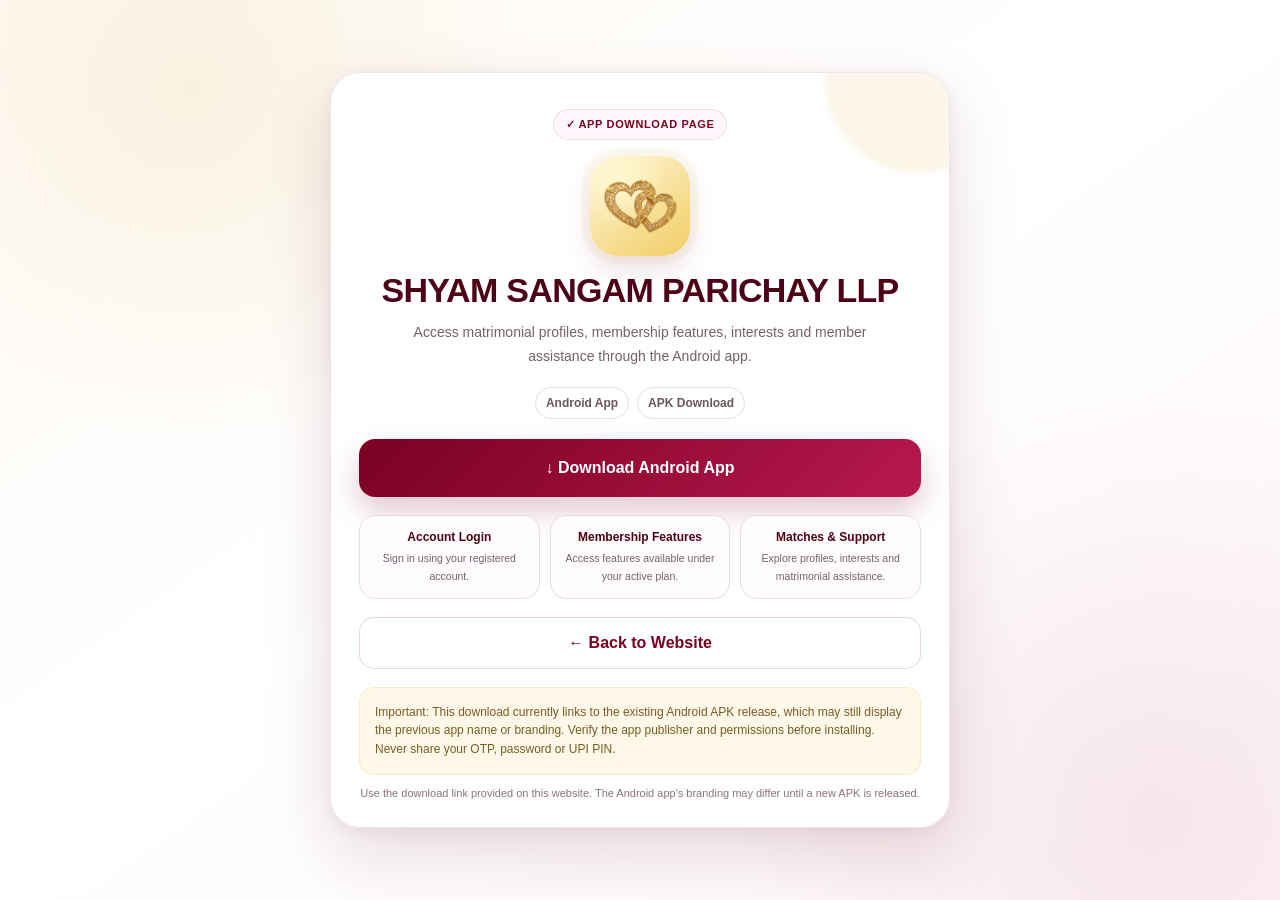
<file: app-download.html>
<!doctype html>
<html lang="en">
<head>
  <meta charset="utf-8">
  <meta name="viewport" content="width=device-width,initial-scale=1">
  <title>SHYAM SANGAM PARICHAY LLP | Android App Download</title>
  <meta name="description" content="Download the matrimonial Android app linked from SHYAM SANGAM PARICHAY LLP's website.">
  <style>
    *{
      box-sizing:border-box}
    :root{
      --wine:#7a0024;
      --wine-dark:#4d0016;
      --rose:#b7194d;
      --gold:#d8b24f;
      --gold-soft:#f2dc8c;
      --cream:#fffaf5;
      --ink:#2e2026;
      --muted:#756169;
      --line:#eadde1}
    html,body{
      margin:0;
      min-height:100%;
      font-family:Arial,Helvetica,sans-serif;
      background:radial-gradient(circle at 15% 10%,rgba(216,178,79,.14),transparent 26%),radial-gradient(circle at 90% 90%,rgba(122,0,36,.07),transparent 30%),linear-gradient(145deg,#fffaf5,#ffffff 48%,#fff6f8);
      color:var(--ink)}
    body{
      min-height:100vh;
      display:grid;
      place-items:center;
      padding:24px}
    .shell{
      width:min(620px,100%)}
    .card{
      position:relative;
      overflow:hidden;
      padding:36px 28px 28px;
      border:1px solid rgba(122,0,36,.10);
      border-radius:30px;
      background:rgba(255,255,255,.96);
      box-shadow:0 26px 70px rgba(82,0,23,.14),0 4px 14px rgba(82,0,23,.05);
      text-align:center}
    .card::before{
      content:"";
      position:absolute;
      width:190px;
      height:190px;
      top:-90px;
      right:-65px;
      border-radius:50%;
      background:rgba(216,178,79,.12);
      filter:blur(2px)}
    .official{
      position:relative;
      display:inline-flex;
      align-items:center;
      gap:7px;
      padding:8px 12px;
      margin-bottom:16px;
      border:1px solid rgba(122,0,36,.10);
      border-radius:999px;
      background:#fff7f9;
      color:var(--wine);
      font-size:11px;
      font-weight:900;
      letter-spacing:.65px;
      text-transform:uppercase}
    .logo-wrap{
      position:relative;
      width:100px;
      height:100px;
      margin:0 auto 16px;
      display:grid;
      place-items:center;
      border-radius:28px;
      background:radial-gradient(circle at 30% 25%,#fff7cf,transparent 45%),linear-gradient(145deg,#fff7db,#f1cd65);
      box-shadow:0 14px 28px rgba(122,0,36,.12),0 0 0 8px rgba(216,178,79,.08)}
    .logo-wrap img{
      width:76px;
      height:76px;
      object-fit:contain;
      border-radius:18px}
    h1{
      margin:0;
      color:var(--wine-dark);
      font-size:34px;
      line-height:1.08;
      letter-spacing:-.7px}
    .sub{
      max-width:470px;
      margin:12px auto 18px;
      color:var(--muted);
      font-size:14px;
      line-height:1.7}
    .meta{
      display:flex;
      justify-content:center;
      flex-wrap:wrap;
      gap:8px;
      margin-bottom:20px}
    .meta span{
      padding:8px 10px;
      border:1px solid var(--line);
      border-radius:999px;
      background:#fff;
      color:#6d565f;
      font-size:12px;
      font-weight:700}
    .download{
      display:flex;
      align-items:center;
      justify-content:center;
      gap:10px;
      width:100%;
      min-height:58px;
      padding:0 18px;
      border-radius:16px;
      text-decoration:none;
      background:linear-gradient(135deg,var(--wine),var(--rose));
      color:#fff;
      font-size:16px;
      font-weight:900;
      box-shadow:0 14px 30px rgba(122,0,36,.22);
      transition:transform .2s ease,box-shadow .2s ease}
    .download:hover{
      transform:translateY(-2px);
      box-shadow:0 18px 36px rgba(122,0,36,.27)}
    .benefits{
      display:grid;
      grid-template-columns:repeat(3,1fr);
      gap:10px;
      margin:18px 0}
    .benefit{
      padding:14px 10px;
      border:1px solid var(--line);
      border-radius:16px;
      background:#fffdfc}
    .benefit b{
      display:block;
      margin-bottom:4px;
      color:var(--wine-dark);
      font-size:12px}
    .benefit span{
      color:var(--muted);
      font-size:10.5px;
      line-height:1.35}
    .back{
      display:flex;
      align-items:center;
      justify-content:center;
      width:100%;
      min-height:52px;
      margin-top:8px;
      border:1px solid rgba(122,0,36,.16);
      border-radius:15px;
      color:var(--wine);
      background:#fff;
      text-decoration:none;
      font-weight:850}
    .note{
      margin-top:18px;
      padding:15px;
      border-radius:15px;
      background:#fff8e9;
      border:1px solid rgba(216,178,79,.22);
      color:#765d24;
      font-size:12px;
      line-height:1.55;
      text-align:left}
    .official-line{
      margin-top:12px;
      color:#8b737c;
      font-size:11px;
      text-align:center}
    @media(max-width:560px){
      body{
      padding:14px}
    .card{
      padding:28px 18px 22px;
      border-radius:24px}
    h1{
      font-size:29px}
    .benefits{
      grid-template-columns:1fr}
    .benefit{
      text-align:left;
      padding:13px 14px}
    .logo-wrap{
      width:90px;
      height:90px;
      border-radius:24px}
    .logo-wrap img{
      width:68px;
      height:68px}
    }
  </style>
</head>
<body>
  <main class="shell">
    <section class="card">
      <div class="official">✓ App Download Page</div>
      <div class="logo-wrap">
        <img src="images/logo.jpg" alt="SHYAM SANGAM PARICHAY LLP logo">
      </div>
      <h1>SHYAM SANGAM PARICHAY LLP</h1>
      <p class="sub">Access matrimonial profiles, membership features, interests and member assistance through the Android app.</p>
      <div class="meta">
        <span>Android App</span>
        <span>APK Download</span>
      </div>
     <a class="download" href="https://github.com/shyamsangamparichayllp/shyam-sangam-parichay-llp/releases/download/v1.0.1/indian-vivah.apk">↓ Download Android App</a>
      <div class="benefits">
        <div class="benefit">
          <b>Account Login</b>
          <span>Sign in using your registered account.</span>
        </div>
        <div class="benefit">
          <b>Membership Features</b>
          <span>Access features available under your active plan.</span>
        </div>
        <div class="benefit">
          <b>Matches &amp; Support</b>
          <span>Explore profiles, interests and matrimonial assistance.</span>
        </div>
      </div>
      <a class="back" href="index.html">← Back to Website</a>
      <div class="note">Important: This download currently links to the existing Android APK release, which may still display the previous app name or branding. Verify the app publisher and permissions before installing. Never share your OTP, password or UPI PIN.</div>
      <div class="official-line">Use the download link provided on this website. The Android app's branding may differ until a new APK is released.</div>
    </section>
  </main>
</body>
</html>
</file>
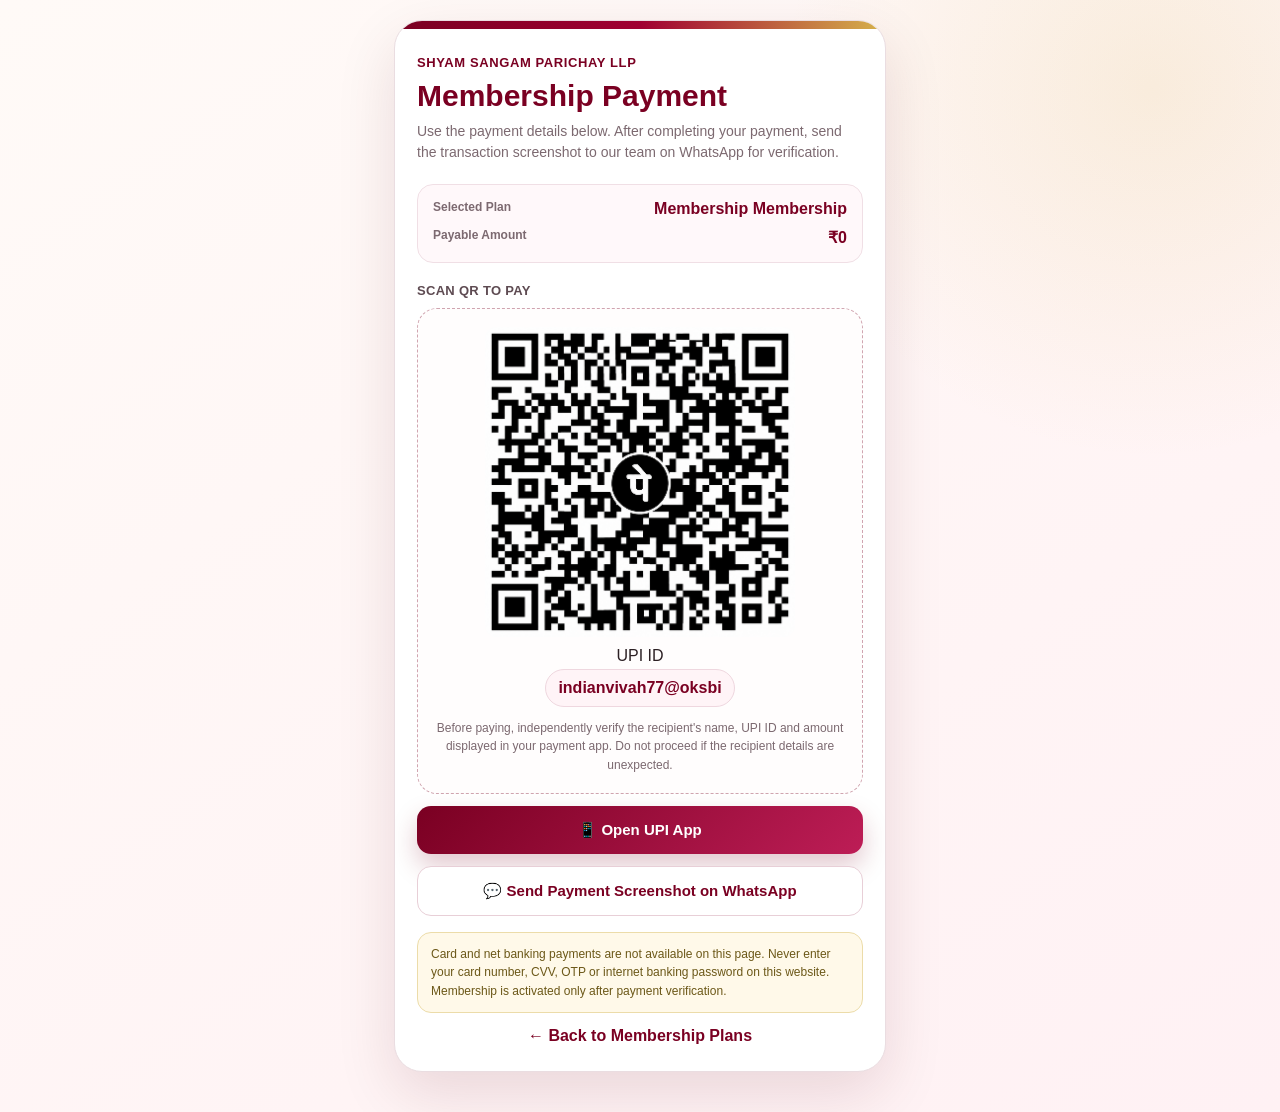
<file: payment.html>
<!doctype html>
<html lang="en">
<head>
  <meta charset="utf-8" />
  <meta name="viewport" content="width=device-width,initial-scale=1" />
  <title>Secure Payment | SHYAM SANGAM PARICHAY LLP</title>
  <style>
    :root{
      --wine:#7a0022;
      --wine2:#a00032;
      --gold:#d6b24b;
      --cream:#fffaf6;
      --ink:#2c2024;
      --muted:#7c6970;
      --line:#eadde1;
    }
    *{box-sizing:border-box}
    body{
      margin:0;
      font-family:Arial,Helvetica,sans-serif;
      color:var(--ink);
      background:
        radial-gradient(circle at 90% 8%,rgba(214,178,75,.15),transparent 24%),
        linear-gradient(145deg,#fffaf7,#fff1f4);
      min-height:100vh;
    }
    .wrap{max-width:520px;margin:0 auto;padding:20px 14px 40px}
    .card{
      background:#fff;
      border:1px solid var(--line);
      border-radius:28px;
      overflow:hidden;
      box-shadow:0 22px 60px rgba(80,0,28,.12);
    }
    .topbar{
      height:8px;
      background:linear-gradient(90deg,var(--wine),var(--wine2),var(--gold));
    }
    .inner{padding:26px 22px}
    .brand{
      font-weight:900;
      color:var(--wine);
      font-size:13px;
      letter-spacing:.6px;
      text-transform:uppercase;
      margin-bottom:10px;
    }
    h1{margin:0;color:var(--wine);font-size:30px;line-height:1.05}
    .sub{margin:9px 0 20px;color:var(--muted);font-size:14px;line-height:1.55}
    .summary{
      display:grid;
      grid-template-columns:1fr auto;
      gap:10px 14px;
      padding:15px;
      background:#fff8fa;
      border:1px solid #f0dfe5;
      border-radius:16px;
      margin-bottom:20px;
    }
    .summary .label{color:var(--muted);font-size:12px;font-weight:700}
    .summary .value{font-weight:900;color:var(--wine);text-align:right}
    .plan-details{
      padding:14px 15px;
      border:1px solid #f0dfe5;
      border-radius:16px;
      background:#fffdfd;
      margin-bottom:20px;
      font-size:13px;
      line-height:1.65;
    }
    .plan-details strong{color:var(--wine)}
    .plan-details p{margin:5px 0 0}
    .section-title{
      font-size:13px;
      font-weight:900;
      letter-spacing:.3px;
      color:#5e4b52;
      margin:18px 0 10px;
      text-transform:uppercase;
    }
    .qrbox{
      text-align:center;
      border:1px dashed rgba(122,0,34,.35);
      border-radius:20px;
      padding:18px;
      background:#fffdfd;
    }
    .qrbox img{
      width:min(310px,100%);
      height:auto;
      display:block;
      margin:0 auto 10px;
      border-radius:12px;
    }
    .upi{
      display:inline-block;
      margin-top:4px;
      padding:9px 12px;
      background:#fff4f7;
      border:1px solid #efd7df;
      border-radius:999px;
      font-weight:900;
      color:var(--wine);
      word-break:break-all;
    }
    .note{
      margin:12px 0 0;
      font-size:12px;
      line-height:1.55;
      color:var(--muted);
    }
    .btn{
      width:100%;
      border:0;
      border-radius:14px;
      padding:15px 16px;
      font-weight:900;
      font-size:15px;
      cursor:pointer;
      text-decoration:none;
      display:flex;
      align-items:center;
      justify-content:center;
      gap:8px;
      margin-top:12px;
    }
    .primary{
      color:#fff;
      background:linear-gradient(135deg,var(--wine),#bd1d56);
      box-shadow:0 12px 26px rgba(122,0,34,.22);
    }
    .secondary{
      color:var(--wine);
      background:#fff;
      border:1px solid #e8cfd7;
    }
    .warning{
      margin-top:16px;
      padding:12px 13px;
      border-radius:14px;
      background:#fff9e9;
      border:1px solid #ecdca9;
      font-size:12px;
      line-height:1.55;
      color:#6c5818;
    }
    .back{margin-top:14px;text-align:center}
    .back a{color:var(--wine);font-weight:800;text-decoration:none}
    @media(max-width:520px){
      .wrap{padding:0}
      .card{border-radius:0;min-height:100vh}
      .inner{padding:24px 18px 34px}
      h1{font-size:27px}
    }
  </style>
</head>
<body>
  <main class="wrap">
    <section class="card">
      <div class="topbar"></div>
      <div class="inner">
        <div class="brand">SHYAM SANGAM PARICHAY LLP</div>
        <h1>Membership Payment</h1>
        <p class="sub">Use the payment details below. After completing your payment, send the transaction screenshot to our team on WhatsApp for verification.</p>

        <div class="summary">
          <div class="label">Selected Plan</div>
          <div class="value" id="planText">Membership</div>
          <div class="label">Payable Amount</div>
          <div class="value" id="amountText">₹0</div>
        </div>

        <div class="plan-details" id="planDetails" hidden>
          <strong id="planBenefit"></strong>
          <p id="planValidity"></p>
          <p>Our matchmaking team assists you by phone and coordinates with prospective matches and families. Profile and contact details are shared only as permitted by the individuals concerned.</p>
          <p><strong>Service completion:</strong> The matchmaking service ends when the specified number of matrimonial proposals has been provided or the membership validity period expires, whichever occurs first. Proposals may be shared earlier, subject to availability and consent. Marriage is not guaranteed.</p>
        </div>

        <div class="section-title">Scan QR to Pay</div>
        <div class="qrbox">
          <img src="images/phonepe-qr.png" alt="Payment QR code — verify recipient details before paying" />
          <div>UPI ID</div>
          <div class="upi">indianvivah77@oksbi</div>
          <p class="note">Before paying, independently verify the recipient's name, UPI ID and amount displayed in your payment app. Do not proceed if the recipient details are unexpected.</p>
        </div>

        <a id="upiBtn" class="btn primary" href="#">📱 Open UPI App</a>
        <a id="waBtn" class="btn secondary" href="#" target="_blank" rel="noopener">💬 Send Payment Screenshot on WhatsApp</a>

        <div class="warning">
          Card and net banking payments are not available on this page. Never enter your card number, CVV, OTP or internet banking password on this website. Membership is activated only after payment verification.
        </div>

        <div class="back"><a href="index.html#plans">← Back to Membership Plans</a></div>
      </div>
    </section>
  </main>

  <script>
    const params = new URLSearchParams(location.search);
    const plan = params.get("plan") || "Membership";
    const amountRaw = params.get("amount") || "0";
    const safeAmount = /^\d+(\.\d{1,2})?$/.test(amountRaw) ? amountRaw : "0";

    document.getElementById("planText").textContent = plan + " Membership";
    document.getElementById("amountText").textContent =
      "₹" + Number(safeAmount).toLocaleString("en-IN");

    // Display the agreed matchmaking entitlements without changing payment processing.
    const planBenefits = {
      silver: {proposals:12, months:3},
      gold: {proposals:25, months:6},
      platinum: {proposals:50, months:12}
    };
    const selectedPlan = planBenefits[String(plan).trim().toLowerCase()];
    if (selectedPlan) {
      document.getElementById("planBenefit").textContent =
        `Up to ${selectedPlan.proposals} matrimonial proposals`;
      document.getElementById("planValidity").textContent =
        `Maximum service validity: ${selectedPlan.months} months.`;
      document.getElementById("planDetails").hidden = false;
    }

    // Preserve the existing UPI recipient identifier and payee name until verified.
    const upi = "indianvivah77@oksbi";
    const name = "Indian Vivah Matrimony";
    const note = `${plan} Membership`;
    const upiLink =
      `upi://pay?pa=${encodeURIComponent(upi)}` +
      `&pn=${encodeURIComponent(name)}` +
      `&am=${encodeURIComponent(safeAmount)}` +
      `&cu=INR&tn=${encodeURIComponent(note)}`;

    document.getElementById("upiBtn").href = upiLink;

    const waText =
      `Hello, I have selected the ${plan} Membership plan with SHYAM SANGAM PARICHAY LLP (₹${Number(safeAmount).toLocaleString("en-IN")}). I am sharing my payment screenshot for verification.`;
    document.getElementById("waBtn").href =
      `https://wa.me/918982523577?text=${encodeURIComponent(waText)}`;
  </script>
</body>
</html>
</file>
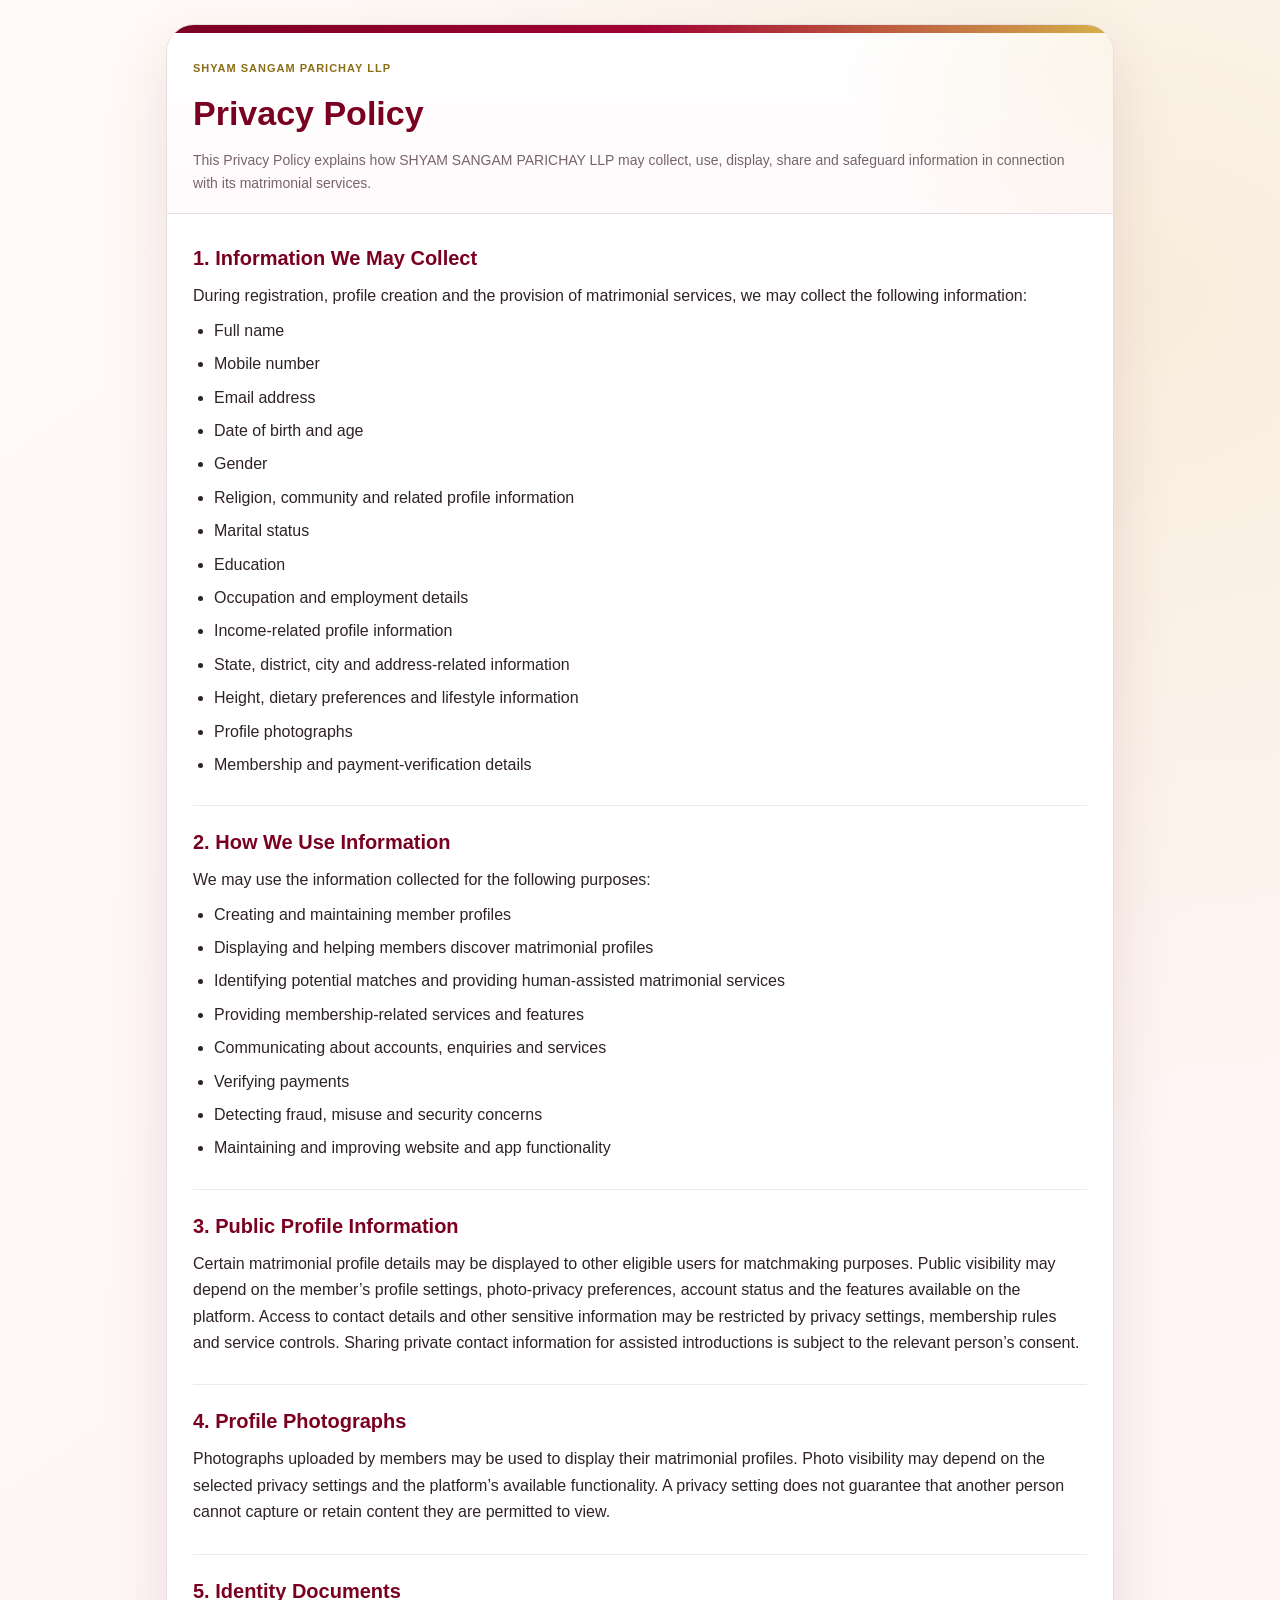
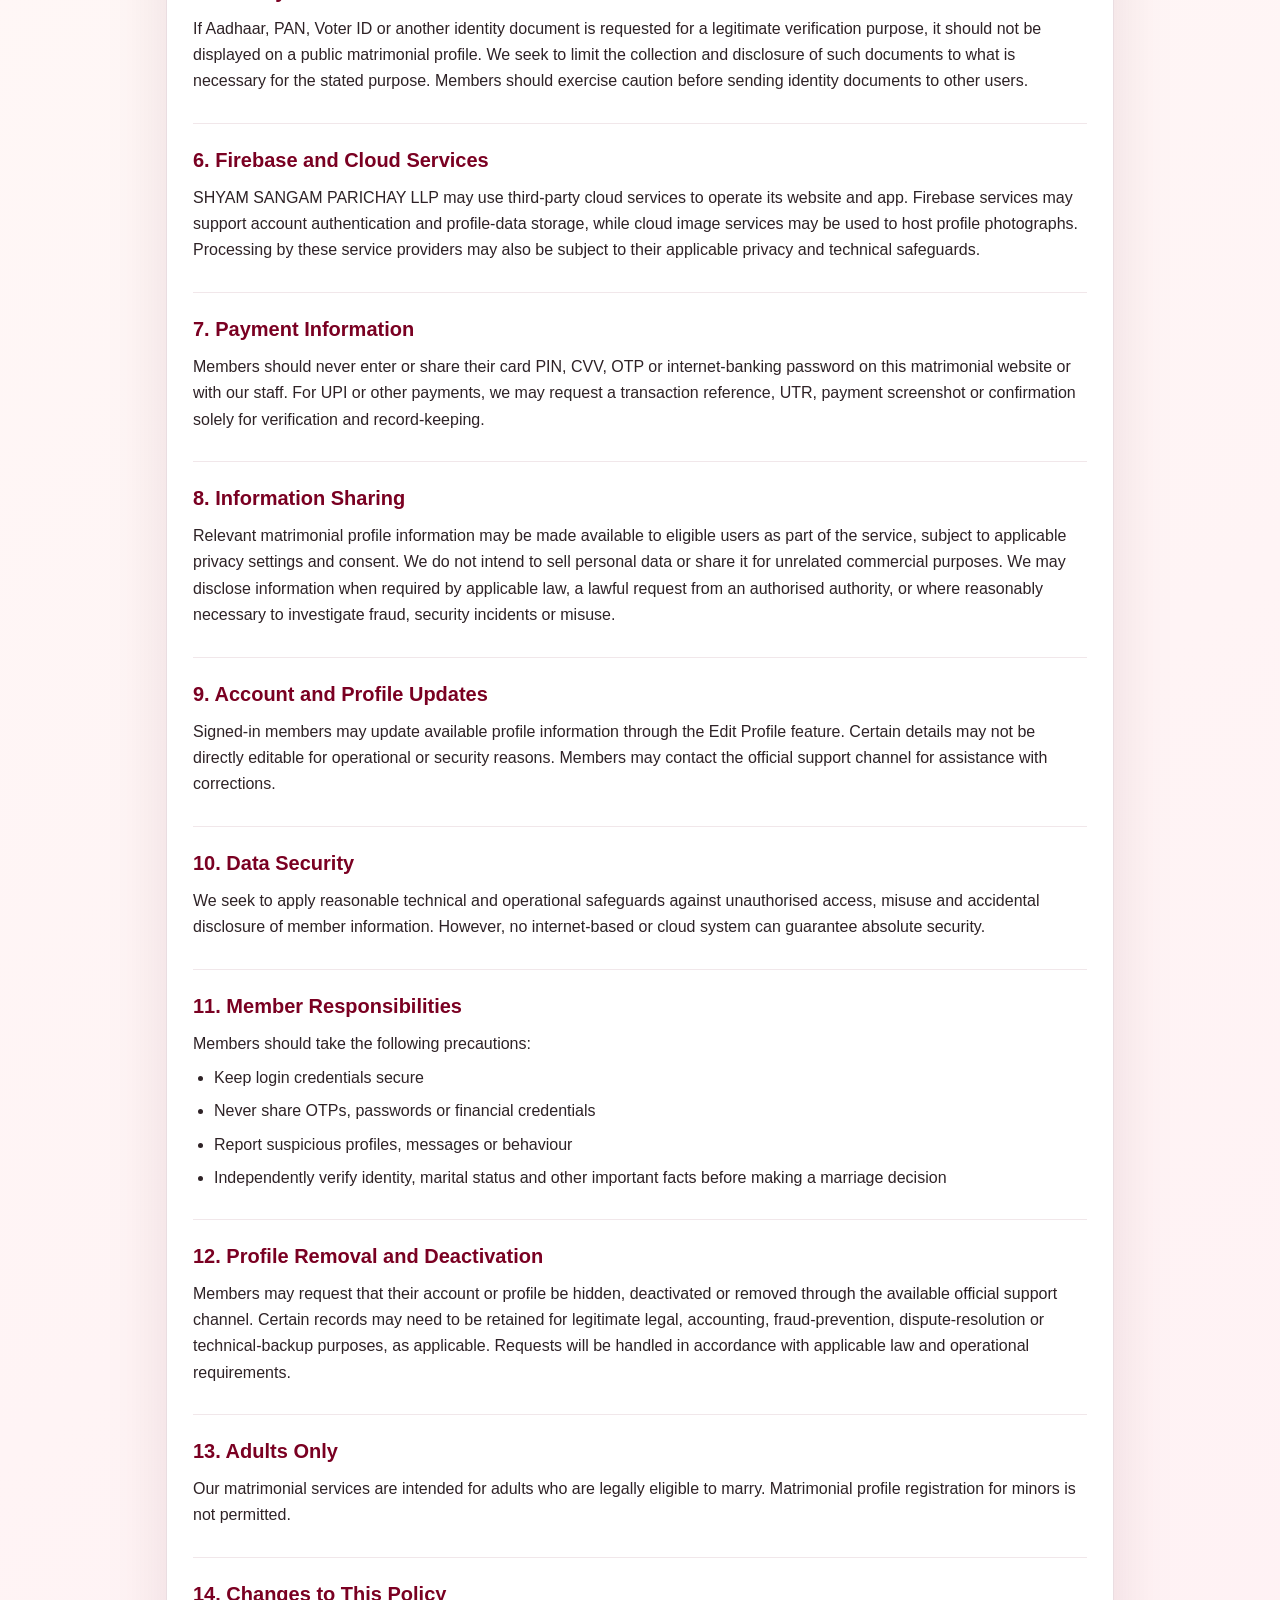
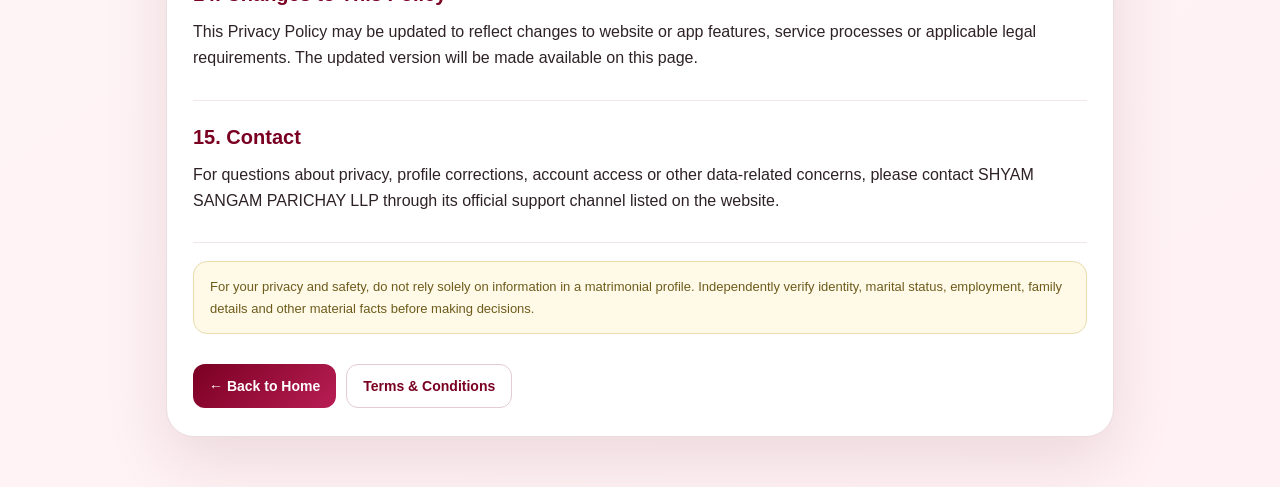
<file: privacy.html>
<!doctype html>
<html lang="en">
<head>
  <meta charset="utf-8" />
  <meta name="viewport" content="width=device-width,initial-scale=1" />
  <title>Privacy Policy | SHYAM SANGAM PARICHAY LLP</title>
  <style>
    :root{--wine:#7a0022;--wine2:#a00032;--gold:#d6b24b;--ink:#2e2226;--muted:#75656b;--line:#eadde1}
    *{box-sizing:border-box}
    body{margin:0;font-family:Arial,Helvetica,sans-serif;color:var(--ink);background:radial-gradient(circle at 90% 8%,rgba(214,178,75,.15),transparent 24%),linear-gradient(145deg,#fffaf7,#fff1f4);line-height:1.65}
    .wrap{max-width:980px;margin:auto;padding:24px 16px 50px}
    .card{background:#fff;border:1px solid var(--line);border-radius:28px;box-shadow:0 24px 65px rgba(80,0,28,.11);overflow:hidden}
    .bar{height:8px;background:linear-gradient(90deg,var(--wine),var(--wine2),var(--gold))}
    header{padding:26px 26px 18px;background:radial-gradient(circle at 100% 0%,rgba(214,178,75,.12),transparent 28%),linear-gradient(180deg,#fff,#fffafb);border-bottom:1px solid var(--line)}
    .brand{color:#8c6e16;font-weight:900;letter-spacing:1px;font-size:11px;text-transform:uppercase}
    h1{margin:8px 0 8px;color:var(--wine);font-size:34px}
    .lead{margin:0;color:var(--muted);font-size:14px}
    .content{padding:8px 26px 30px}
    .section{padding:20px 0;border-bottom:1px solid #f1e7ea}
    .section:last-child{border-bottom:0}
    h2{margin:0 0 8px;color:var(--wine);font-size:20px}
    p{margin:8px 0}
    ul{margin:8px 0 0;padding-left:21px}
    li{margin:7px 0}
    .note{margin-top:18px;padding:14px 16px;border-radius:14px;background:#fff9e8;border:1px solid #eadcae;color:#6e5c1c;font-size:13px}
    .actions{display:flex;gap:10px;flex-wrap:wrap;padding:0 26px 28px}
    .btn{display:inline-flex;align-items:center;justify-content:center;min-height:44px;padding:0 16px;border-radius:12px;text-decoration:none;font-weight:800;font-size:14px}
    .primary{background:linear-gradient(135deg,var(--wine),#b81e54);color:#fff}
    .secondary{background:#fff;color:var(--wine);border:1px solid #e3ccd4}
    @media(max-width:700px){.wrap{padding:0}.card{border-radius:0;min-height:100vh}header,.content{padding-left:18px;padding-right:18px}h1{font-size:29px}.actions{padding:0 18px 28px}.btn{width:100%}}
  </style>
</head>
<body>
  <main class="wrap">
    <article class="card">
      <div class="bar"></div>
      <header>
        <div class="brand">SHYAM SANGAM PARICHAY LLP</div>
        <h1>Privacy Policy</h1>
        <p class="lead">This Privacy Policy explains how SHYAM SANGAM PARICHAY LLP may collect, use, display, share and safeguard information in connection with its matrimonial services.</p>
      </header>
      <div class="content">
        <section class="section">
          <h2>1. Information We May Collect</h2>
          <p>During registration, profile creation and the provision of matrimonial services, we may collect the following information:</p>
          <ul>
            <li>Full name</li>
            <li>Mobile number</li>
            <li>Email address</li>
            <li>Date of birth and age</li>
            <li>Gender</li>
            <li>Religion, community and related profile information</li>
            <li>Marital status</li>
            <li>Education</li>
            <li>Occupation and employment details</li>
            <li>Income-related profile information</li>
            <li>State, district, city and address-related information</li>
            <li>Height, dietary preferences and lifestyle information</li>
            <li>Profile photographs</li>
            <li>Membership and payment-verification details</li>
          </ul>
        </section>

        <section class="section">
          <h2>2. How We Use Information</h2>
          <p>We may use the information collected for the following purposes:</p>
          <ul>
            <li>Creating and maintaining member profiles</li>
            <li>Displaying and helping members discover matrimonial profiles</li>
            <li>Identifying potential matches and providing human-assisted matrimonial services</li>
            <li>Providing membership-related services and features</li>
            <li>Communicating about accounts, enquiries and services</li>
            <li>Verifying payments</li>
            <li>Detecting fraud, misuse and security concerns</li>
            <li>Maintaining and improving website and app functionality</li>
          </ul>
        </section>

        <section class="section">
          <h2>3. Public Profile Information</h2>
          <p>Certain matrimonial profile details may be displayed to other eligible users for matchmaking purposes. Public visibility may depend on the member’s profile settings, photo-privacy preferences, account status and the features available on the platform. Access to contact details and other sensitive information may be restricted by privacy settings, membership rules and service controls. Sharing private contact information for assisted introductions is subject to the relevant person’s consent.</p>
        </section>

        <section class="section">
          <h2>4. Profile Photographs</h2>
          <p>Photographs uploaded by members may be used to display their matrimonial profiles. Photo visibility may depend on the selected privacy settings and the platform’s available functionality. A privacy setting does not guarantee that another person cannot capture or retain content they are permitted to view.</p>
        </section>

        <section class="section">
          <h2>5. Identity Documents</h2>
          <p>If Aadhaar, PAN, Voter ID or another identity document is requested for a legitimate verification purpose, it should not be displayed on a public matrimonial profile. We seek to limit the collection and disclosure of such documents to what is necessary for the stated purpose. Members should exercise caution before sending identity documents to other users.</p>
        </section>

        <section class="section">
          <h2>6. Firebase and Cloud Services</h2>
          <p>SHYAM SANGAM PARICHAY LLP may use third-party cloud services to operate its website and app. Firebase services may support account authentication and profile-data storage, while cloud image services may be used to host profile photographs. Processing by these service providers may also be subject to their applicable privacy and technical safeguards.</p>
        </section>

        <section class="section">
          <h2>7. Payment Information</h2>
          <p>Members should never enter or share their card PIN, CVV, OTP or internet-banking password on this matrimonial website or with our staff. For UPI or other payments, we may request a transaction reference, UTR, payment screenshot or confirmation solely for verification and record-keeping.</p>
        </section>

        <section class="section">
          <h2>8. Information Sharing</h2>
          <p>Relevant matrimonial profile information may be made available to eligible users as part of the service, subject to applicable privacy settings and consent. We do not intend to sell personal data or share it for unrelated commercial purposes. We may disclose information when required by applicable law, a lawful request from an authorised authority, or where reasonably necessary to investigate fraud, security incidents or misuse.</p>
        </section>

        <section class="section">
          <h2>9. Account and Profile Updates</h2>
          <p>Signed-in members may update available profile information through the Edit Profile feature. Certain details may not be directly editable for operational or security reasons. Members may contact the official support channel for assistance with corrections.</p>
        </section>

        <section class="section">
          <h2>10. Data Security</h2>
          <p>We seek to apply reasonable technical and operational safeguards against unauthorised access, misuse and accidental disclosure of member information. However, no internet-based or cloud system can guarantee absolute security.</p>
        </section>

        <section class="section">
          <h2>11. Member Responsibilities</h2>
          <p>Members should take the following precautions:</p>
          <ul>
            <li>Keep login credentials secure</li>
            <li>Never share OTPs, passwords or financial credentials</li>
            <li>Report suspicious profiles, messages or behaviour</li>
            <li>Independently verify identity, marital status and other important facts before making a marriage decision</li>
          </ul>
        </section>

        <section class="section">
          <h2>12. Profile Removal and Deactivation</h2>
          <p>Members may request that their account or profile be hidden, deactivated or removed through the available official support channel. Certain records may need to be retained for legitimate legal, accounting, fraud-prevention, dispute-resolution or technical-backup purposes, as applicable. Requests will be handled in accordance with applicable law and operational requirements.</p>
        </section>

        <section class="section">
          <h2>13. Adults Only</h2>
          <p>Our matrimonial services are intended for adults who are legally eligible to marry. Matrimonial profile registration for minors is not permitted.</p>
        </section>

        <section class="section">
          <h2>14. Changes to This Policy</h2>
          <p>This Privacy Policy may be updated to reflect changes to website or app features, service processes or applicable legal requirements. The updated version will be made available on this page.</p>
        </section>

        <section class="section">
          <h2>15. Contact</h2>
          <p>For questions about privacy, profile corrections, account access or other data-related concerns, please contact SHYAM SANGAM PARICHAY LLP through its official support channel listed on the website.</p>
        </section>

        <div class="note">For your privacy and safety, do not rely solely on information in a matrimonial profile. Independently verify identity, marital status, employment, family details and other material facts before making decisions.</div>
      </div>
      <div class="actions">
        <a class="btn primary" href="index.html">← Back to Home</a>
        <a class="btn secondary" href="terms.html">Terms &amp; Conditions</a>
      </div>
    </article>
  </main>
</body>
</html>
</file>
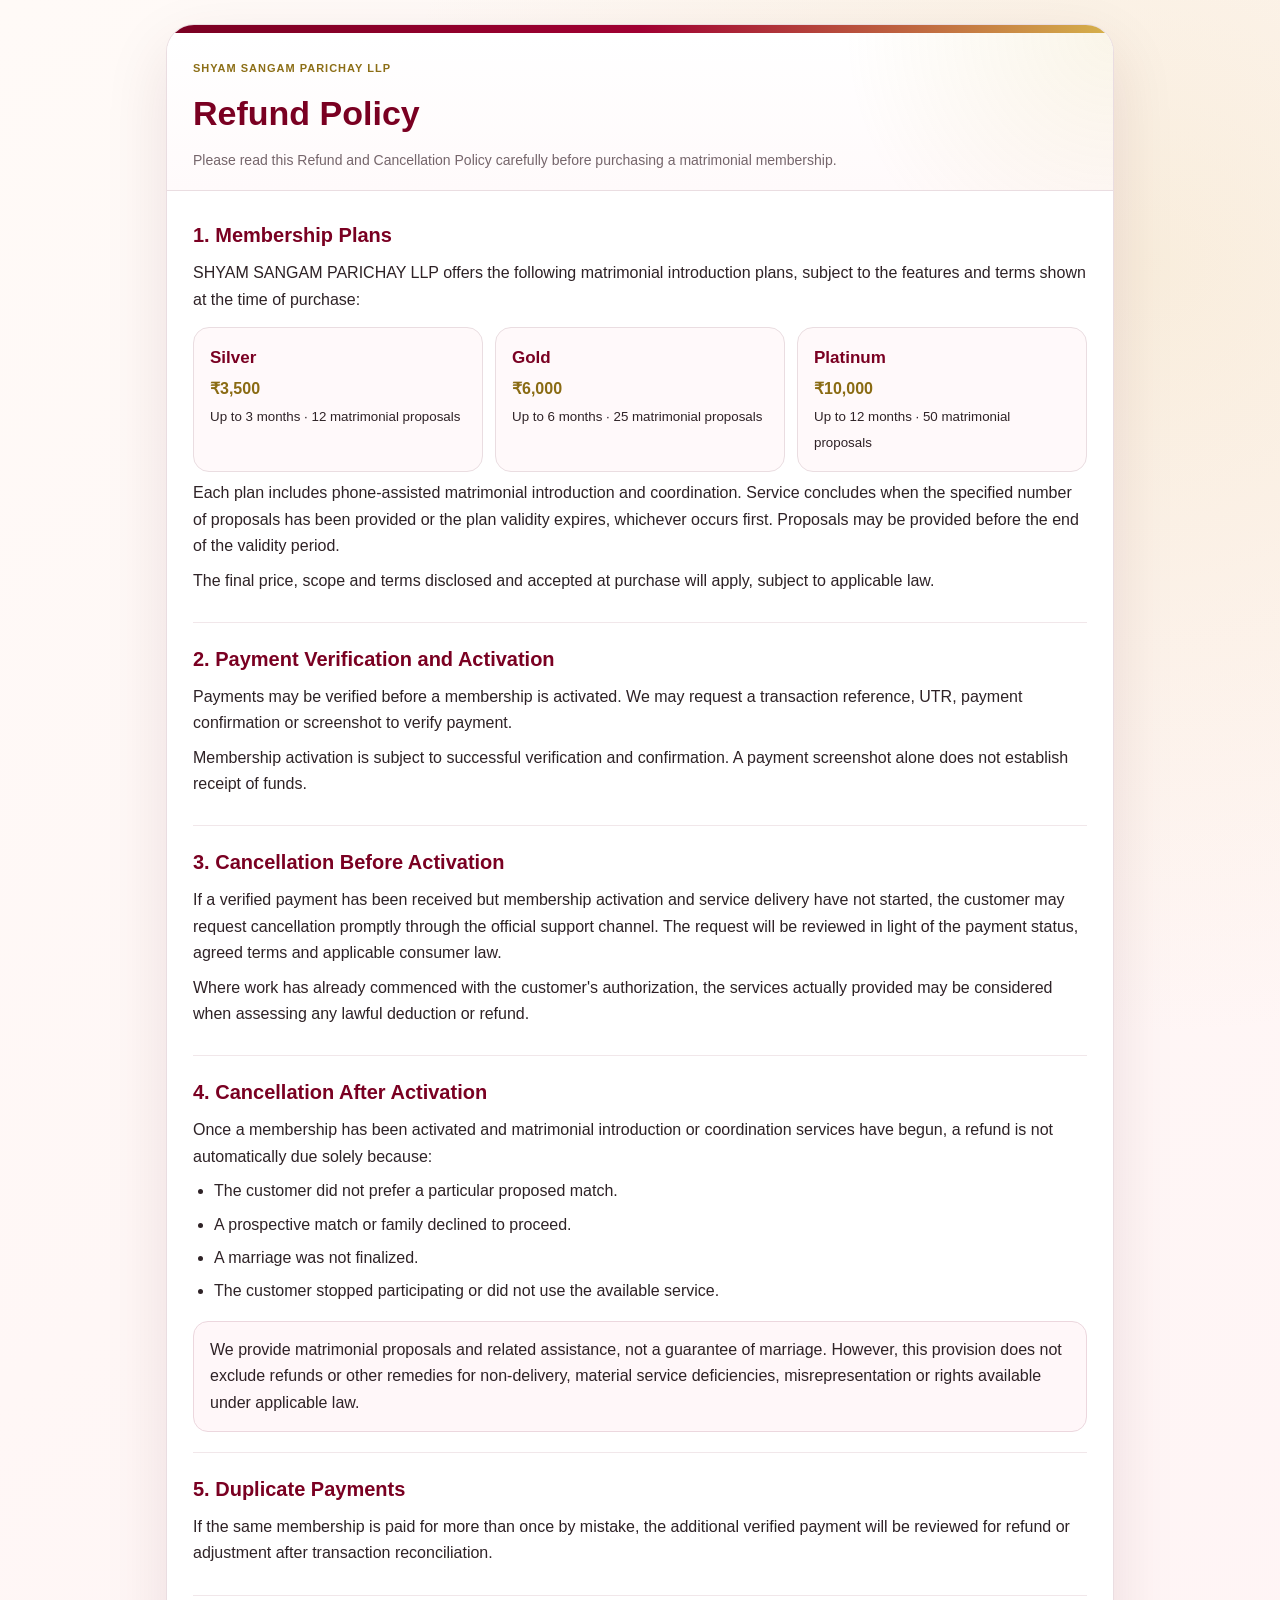
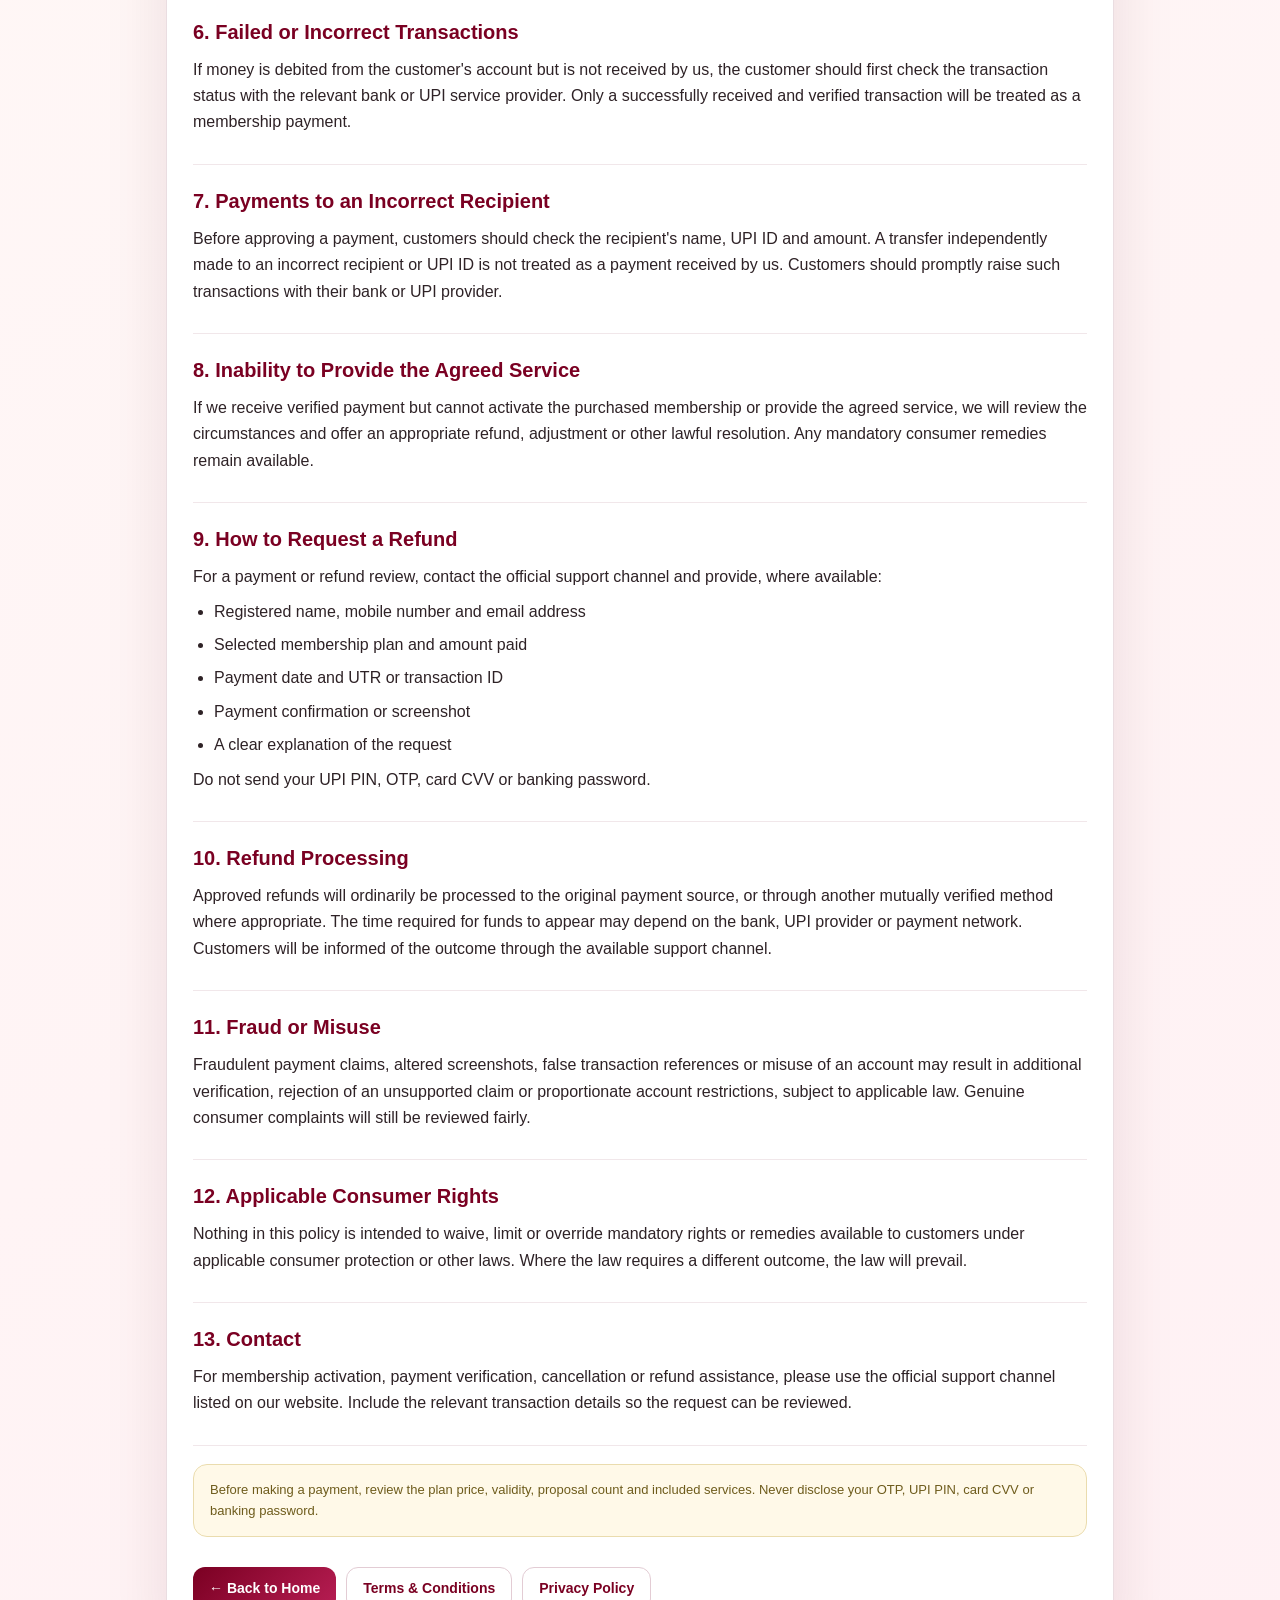
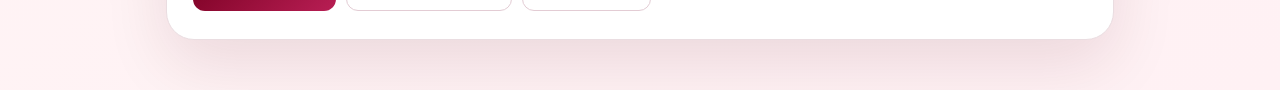
<file: refund.html>
<!doctype html>
<html lang="en">
<head>
  <meta charset="utf-8" />
  <meta name="viewport" content="width=device-width,initial-scale=1" />
  <title>Refund Policy | SHYAM SANGAM PARICHAY LLP</title>

  <style>
    :root{
      --wine:#7a0022;
      --wine2:#a00032;
      --gold:#d6b24b;
      --ink:#2e2226;
      --muted:#75656b;
      --line:#eadde1;
    }

    *{
      box-sizing:border-box;
    }

    body{
      margin:0;
      font-family:Arial,Helvetica,sans-serif;
      color:var(--ink);
      background:
        radial-gradient(circle at 90% 8%,rgba(214,178,75,.15),transparent 24%),
        linear-gradient(145deg,#fffaf7,#fff1f4);
      line-height:1.65;
    }

    .wrap{
      max-width:980px;
      margin:auto;
      padding:24px 16px 50px;
    }

    .card{
      background:#fff;
      border:1px solid var(--line);
      border-radius:28px;
      box-shadow:0 24px 65px rgba(80,0,28,.11);
      overflow:hidden;
    }

    .bar{
      height:8px;
      background:linear-gradient(
        90deg,
        var(--wine),
        var(--wine2),
        var(--gold)
      );
    }

    header{
      padding:26px 26px 18px;
      background:
        radial-gradient(
          circle at 100% 0%,
          rgba(214,178,75,.12),
          transparent 28%
        ),
        linear-gradient(180deg,#fff,#fffafb);
      border-bottom:1px solid var(--line);
    }

    .brand{
      color:#8c6e16;
      font-weight:900;
      letter-spacing:1px;
      font-size:11px;
      text-transform:uppercase;
    }

    h1{
      margin:8px 0;
      color:var(--wine);
      font-size:34px;
    }

    .lead{
      margin:0;
      color:var(--muted);
      font-size:14px;
    }

    .content{
      padding:8px 26px 30px;
    }

    .section{
      padding:20px 0;
      border-bottom:1px solid #f1e7ea;
    }

    .section:last-child{
      border-bottom:0;
    }

    h2{
      margin:0 0 8px;
      color:var(--wine);
      font-size:20px;
    }

    p{
      margin:8px 0;
    }

    ul{
      margin:8px 0 0;
      padding-left:21px;
    }

    li{
      margin:7px 0;
    }

    .plans{
      display:grid;
      grid-template-columns:repeat(3,1fr);
      gap:12px;
      margin-top:14px;
    }

    .plan{
      padding:16px;
      border-radius:16px;
      border:1px solid #eadde1;
      background:#fff9fa;
    }

    .plan strong{
      display:block;
      color:var(--wine);
      font-size:17px;
    }

    .plan span{
      display:block;
      margin-top:4px;
      font-weight:900;
      color:#8a6b13;
    }

    .highlight{
      margin-top:16px;
      padding:15px 16px;
      border-radius:15px;
      background:#fff7f9;
      border:1px solid #ecd7de;
    }

    .warning{
      margin-top:18px;
      padding:14px 16px;
      border-radius:14px;
      background:#fff9e8;
      border:1px solid #eadcae;
      color:#6e5c1c;
      font-size:13px;
    }

    .actions{
      display:flex;
      gap:10px;
      flex-wrap:wrap;
      padding:0 26px 28px;
    }

    .btn{
      display:inline-flex;
      align-items:center;
      justify-content:center;
      min-height:44px;
      padding:0 16px;
      border-radius:12px;
      text-decoration:none;
      font-weight:800;
      font-size:14px;
    }

    .primary{
      background:linear-gradient(
        135deg,
        var(--wine),
        #b81e54
      );
      color:#fff;
    }

    .secondary{
      background:#fff;
      color:var(--wine);
      border:1px solid #e3ccd4;
    }

    @media(max-width:700px){

      .wrap{
        padding:0;
      }

      .card{
        border-radius:0;
        min-height:100vh;
      }

      header,
      .content{
        padding-left:18px;
        padding-right:18px;
      }

      h1{
        font-size:29px;
      }

      .plans{
        grid-template-columns:1fr;
      }

      .actions{
        padding:0 18px 28px;
      }

      .btn{
        width:100%;
      }
    }
  </style>
</head>

<body>

  <main class="wrap">

    <article class="card">

      <div class="bar"></div>

      <header>

        <div class="brand">
          SHYAM SANGAM PARICHAY LLP
        </div>

        <h1>
          Refund Policy
        </h1>

        <p class="lead">Please read this Refund and Cancellation Policy carefully before purchasing a matrimonial membership.</p>

      </header>


      <div class="content">

        <section class="section">
          <h2>1. Membership Plans</h2>
          <p>SHYAM SANGAM PARICHAY LLP offers the following matrimonial introduction plans, subject to the features and terms shown at the time of purchase:</p><div class="plans"><div class="plan"><strong>Silver</strong><span>₹3,500</span><small>Up to 3 months · 12 matrimonial proposals</small></div><div class="plan"><strong>Gold</strong><span>₹6,000</span><small>Up to 6 months · 25 matrimonial proposals</small></div><div class="plan"><strong>Platinum</strong><span>₹10,000</span><small>Up to 12 months · 50 matrimonial proposals</small></div></div><p>Each plan includes phone-assisted matrimonial introduction and coordination. Service concludes when the specified number of proposals has been provided or the plan validity expires, whichever occurs first. Proposals may be provided before the end of the validity period.</p><p>The final price, scope and terms disclosed and accepted at purchase will apply, subject to applicable law.</p>
        </section>


        <section class="section">
          <h2>2. Payment Verification and Activation</h2>
          <p>Payments may be verified before a membership is activated. We may request a transaction reference, UTR, payment confirmation or screenshot to verify payment.</p><p>Membership activation is subject to successful verification and confirmation. A payment screenshot alone does not establish receipt of funds.</p>
        </section>


        <section class="section">
          <h2>3. Cancellation Before Activation</h2>
          <p>If a verified payment has been received but membership activation and service delivery have not started, the customer may request cancellation promptly through the official support channel. The request will be reviewed in light of the payment status, agreed terms and applicable consumer law.</p><p>Where work has already commenced with the customer's authorization, the services actually provided may be considered when assessing any lawful deduction or refund.</p>
        </section>


        <section class="section">
          <h2>4. Cancellation After Activation</h2>
          <p>Once a membership has been activated and matrimonial introduction or coordination services have begun, a refund is not automatically due solely because:</p><ul><li>The customer did not prefer a particular proposed match.</li><li>A prospective match or family declined to proceed.</li><li>A marriage was not finalized.</li><li>The customer stopped participating or did not use the available service.</li></ul><div class="highlight">We provide matrimonial proposals and related assistance, not a guarantee of marriage. However, this provision does not exclude refunds or other remedies for non-delivery, material service deficiencies, misrepresentation or rights available under applicable law.</div>
        </section>


        <section class="section">
          <h2>5. Duplicate Payments</h2>
          <p>If the same membership is paid for more than once by mistake, the additional verified payment will be reviewed for refund or adjustment after transaction reconciliation.</p>
        </section>


        <section class="section">
          <h2>6. Failed or Incorrect Transactions</h2>
          <p>If money is debited from the customer's account but is not received by us, the customer should first check the transaction status with the relevant bank or UPI service provider. Only a successfully received and verified transaction will be treated as a membership payment.</p>
        </section>


        <section class="section">
          <h2>7. Payments to an Incorrect Recipient</h2>
          <p>Before approving a payment, customers should check the recipient's name, UPI ID and amount. A transfer independently made to an incorrect recipient or UPI ID is not treated as a payment received by us. Customers should promptly raise such transactions with their bank or UPI provider.</p>
        </section>


        <section class="section">
          <h2>8. Inability to Provide the Agreed Service</h2>
          <p>If we receive verified payment but cannot activate the purchased membership or provide the agreed service, we will review the circumstances and offer an appropriate refund, adjustment or other lawful resolution. Any mandatory consumer remedies remain available.</p>
        </section>


        <section class="section">
          <h2>9. How to Request a Refund</h2>
          <p>For a payment or refund review, contact the official support channel and provide, where available:</p><ul><li>Registered name, mobile number and email address</li><li>Selected membership plan and amount paid</li><li>Payment date and UTR or transaction ID</li><li>Payment confirmation or screenshot</li><li>A clear explanation of the request</li></ul><p>Do not send your UPI PIN, OTP, card CVV or banking password.</p>
        </section>


        <section class="section">
          <h2>10. Refund Processing</h2>
          <p>Approved refunds will ordinarily be processed to the original payment source, or through another mutually verified method where appropriate. The time required for funds to appear may depend on the bank, UPI provider or payment network. Customers will be informed of the outcome through the available support channel.</p>
        </section>


        <section class="section">
          <h2>11. Fraud or Misuse</h2>
          <p>Fraudulent payment claims, altered screenshots, false transaction references or misuse of an account may result in additional verification, rejection of an unsupported claim or proportionate account restrictions, subject to applicable law. Genuine consumer complaints will still be reviewed fairly.</p>
        </section>


        <section class="section">
          <h2>12. Applicable Consumer Rights</h2>
          <p>Nothing in this policy is intended to waive, limit or override mandatory rights or remedies available to customers under applicable consumer protection or other laws. Where the law requires a different outcome, the law will prevail.</p>
        </section>


        <section class="section">
          <h2>13. Contact</h2>
          <p>For membership activation, payment verification, cancellation or refund assistance, please use the official support channel listed on our website. Include the relevant transaction details so the request can be reviewed.</p>
        </section>


        <div class="warning">Before making a payment, review the plan price, validity, proposal count and included services. Never disclose your OTP, UPI PIN, card CVV or banking password.</div>

      </div>


      <div class="actions">

        <a
          class="btn primary"
          href="index.html"
        >
          ← Back to Home
        </a>

        <a
          class="btn secondary"
          href="terms.html"
        >
          Terms & Conditions
        </a>

        <a
          class="btn secondary"
          href="privacy.html"
        >
          Privacy Policy
        </a>

      </div>

    </article>

  </main>

</body>
</html>
</file>
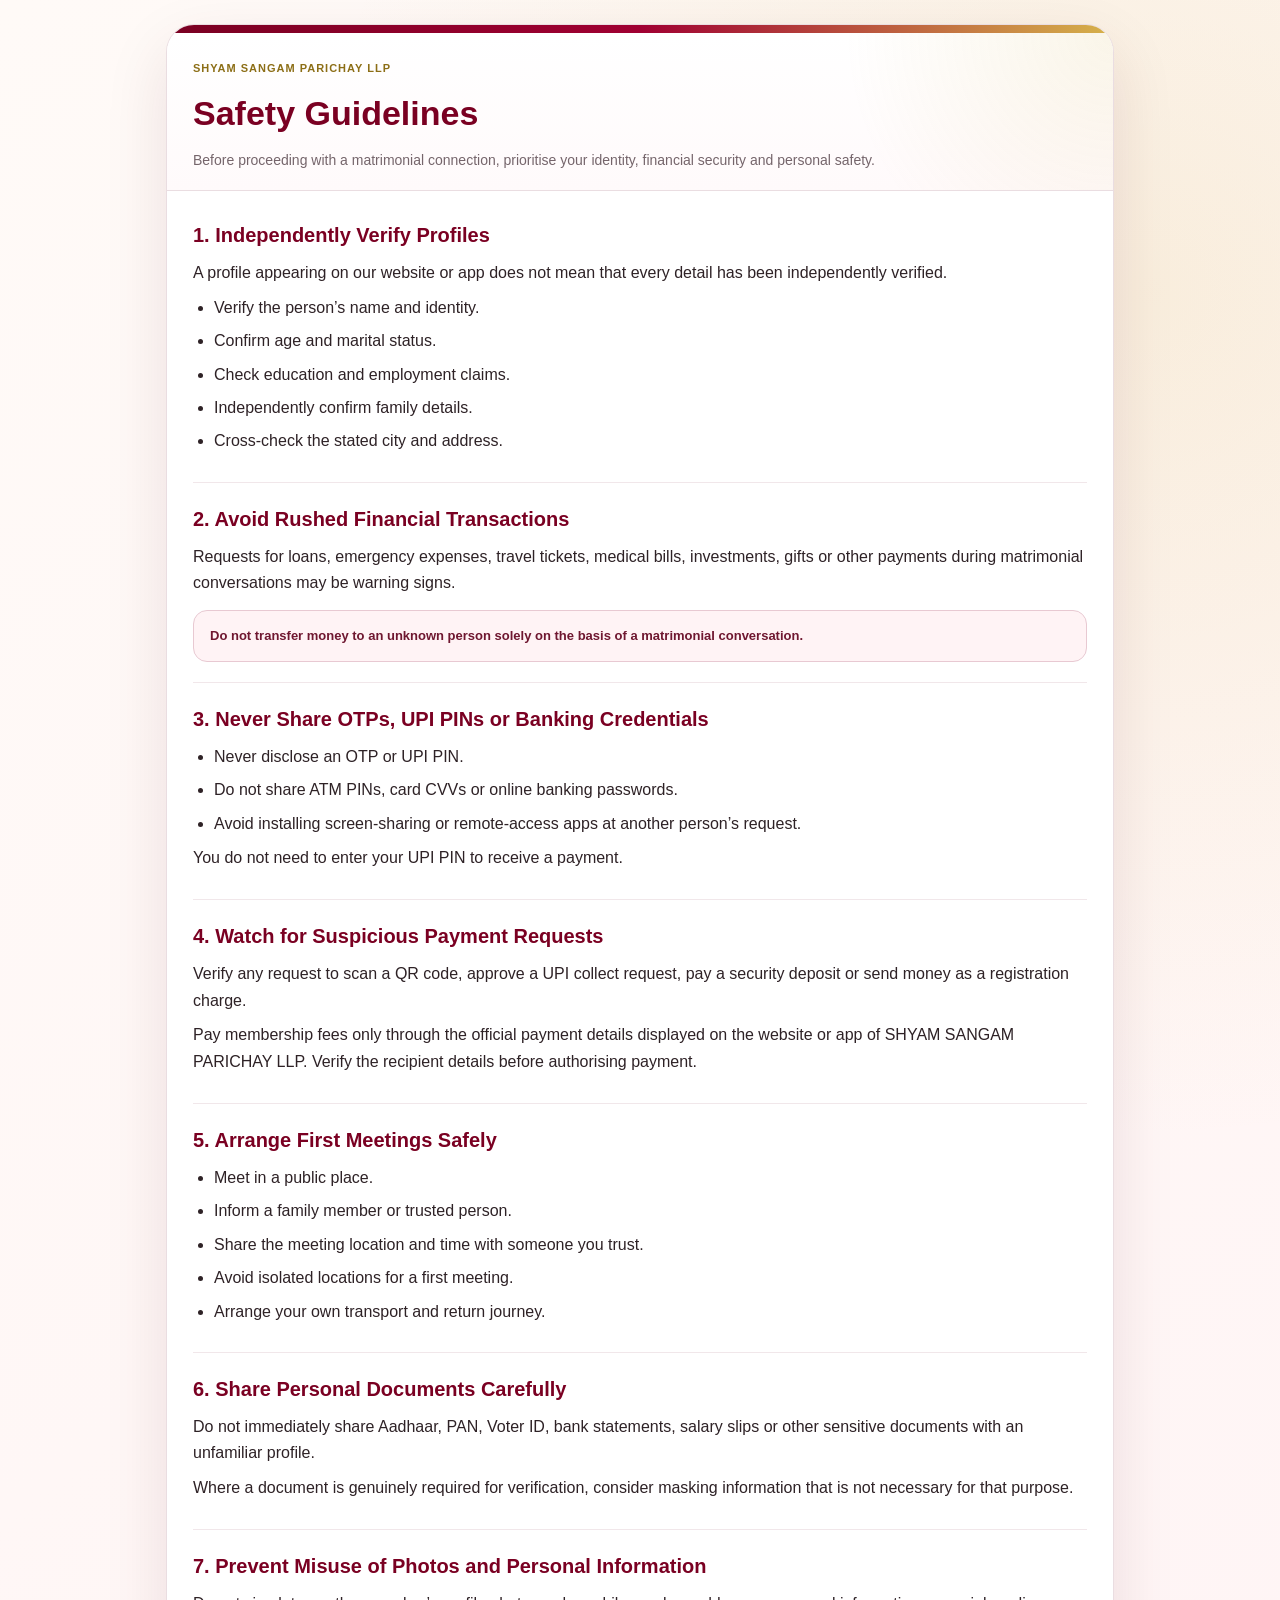
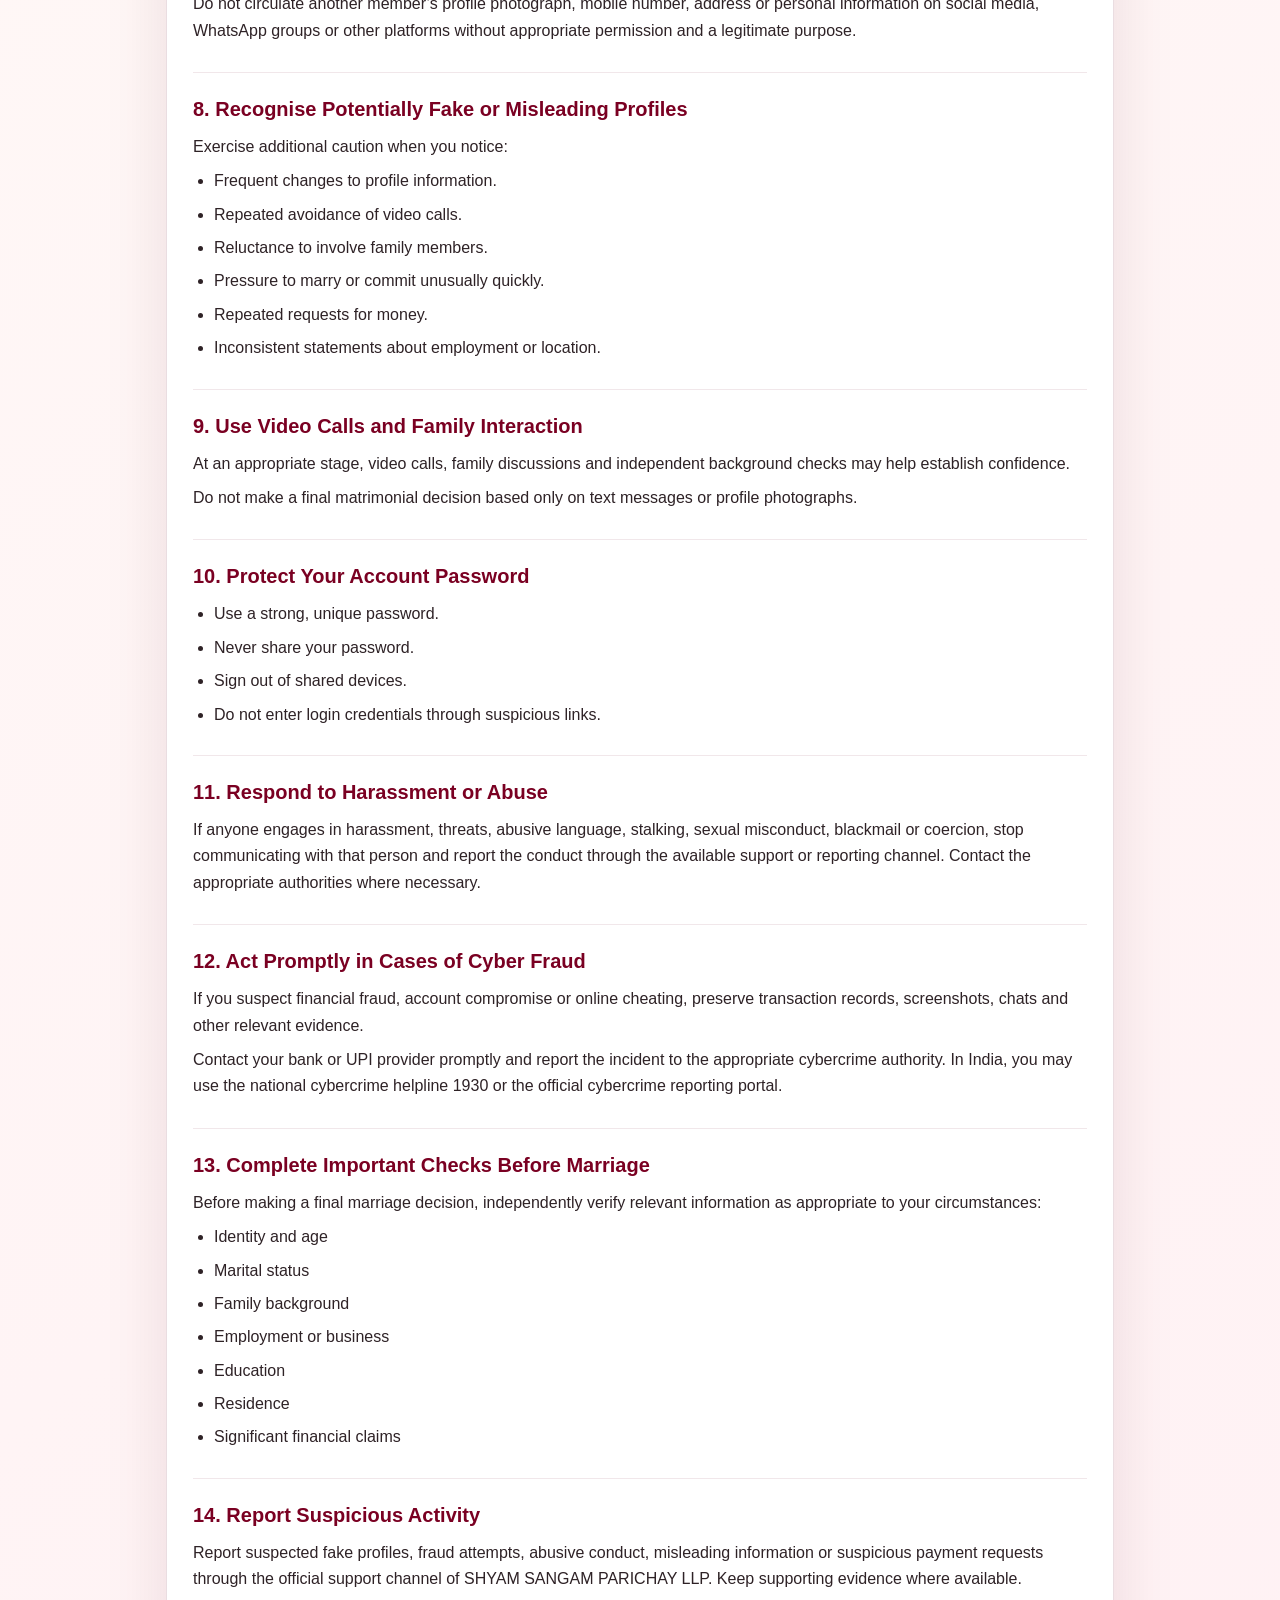
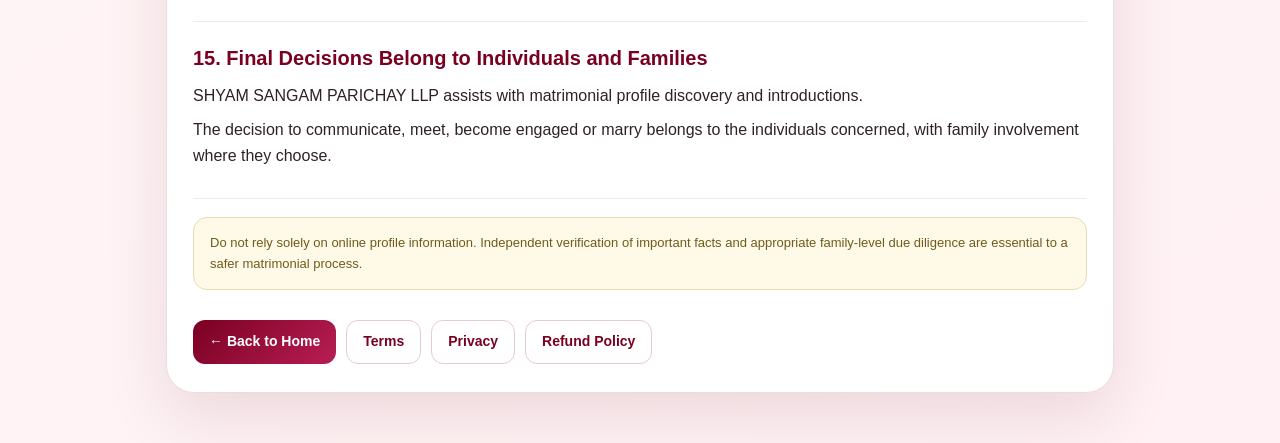
<file: safety.html>
<!doctype html>
<html lang="en">
<head>
  <meta charset="utf-8" />
  <meta name="viewport" content="width=device-width,initial-scale=1" />
  <title>Safety Guidelines | SHYAM SANGAM PARICHAY LLP</title>

  <style>
    :root{
      --wine:#7a0022;
      --wine2:#a00032;
      --gold:#d6b24b;
      --ink:#2e2226;
      --muted:#75656b;
      --line:#eadde1;
    }

    *{
      box-sizing:border-box;
    }

    body{
      margin:0;
      font-family:Arial,Helvetica,sans-serif;
      color:var(--ink);
      background:
        radial-gradient(circle at 90% 8%,rgba(214,178,75,.15),transparent 24%),
        linear-gradient(145deg,#fffaf7,#fff1f4);
      line-height:1.65;
    }

    .wrap{
      max-width:980px;
      margin:auto;
      padding:24px 16px 50px;
    }

    .card{
      background:#fff;
      border:1px solid var(--line);
      border-radius:28px;
      box-shadow:0 24px 65px rgba(80,0,28,.11);
      overflow:hidden;
    }

    .bar{
      height:8px;
      background:linear-gradient(
        90deg,
        var(--wine),
        var(--wine2),
        var(--gold)
      );
    }

    header{
      padding:26px 26px 18px;
      background:
        radial-gradient(
          circle at 100% 0%,
          rgba(214,178,75,.12),
          transparent 28%
        ),
        linear-gradient(180deg,#fff,#fffafb);
      border-bottom:1px solid var(--line);
    }

    .brand{
      color:#8c6e16;
      font-weight:900;
      letter-spacing:1px;
      font-size:11px;
      text-transform:uppercase;
    }

    h1{
      margin:8px 0 8px;
      color:var(--wine);
      font-size:34px;
    }

    .lead{
      margin:0;
      color:var(--muted);
      font-size:14px;
    }

    .content{
      padding:8px 26px 30px;
    }

    .section{
      padding:20px 0;
      border-bottom:1px solid #f1e7ea;
    }

    .section:last-child{
      border-bottom:0;
    }

    h2{
      margin:0 0 8px;
      color:var(--wine);
      font-size:20px;
    }

    p{
      margin:8px 0;
    }

    ul{
      margin:8px 0 0;
      padding-left:21px;
    }

    li{
      margin:7px 0;
    }

    .alert{
      margin:14px 0 0;
      padding:14px 16px;
      border-radius:14px;
      background:#fff3f5;
      border:1px solid #e8c9d2;
      color:#6f1730;
      font-size:13px;
      font-weight:700;
    }

    .safe{
      margin-top:18px;
      padding:14px 16px;
      border-radius:14px;
      background:#fff9e8;
      border:1px solid #eadcae;
      color:#6e5c1c;
      font-size:13px;
    }

    .actions{
      display:flex;
      gap:10px;
      flex-wrap:wrap;
      padding:0 26px 28px;
    }

    .btn{
      display:inline-flex;
      align-items:center;
      justify-content:center;
      min-height:44px;
      padding:0 16px;
      border-radius:12px;
      text-decoration:none;
      font-weight:800;
      font-size:14px;
    }

    .primary{
      background:linear-gradient(
        135deg,
        var(--wine),
        #b81e54
      );
      color:#fff;
    }

    .secondary{
      background:#fff;
      color:var(--wine);
      border:1px solid #e3ccd4;
    }

    @media(max-width:700px){

      .wrap{
        padding:0;
      }

      .card{
        border-radius:0;
        min-height:100vh;
      }

      header,
      .content{
        padding-left:18px;
        padding-right:18px;
      }

      h1{
        font-size:29px;
      }

      .actions{
        padding:0 18px 28px;
      }

      .btn{
        width:100%;
      }
    }
  </style>
</head>

<body>

  <main class="wrap">

    <article class="card">

      <div class="bar"></div>

      <header>

        <div class="brand">
          SHYAM SANGAM PARICHAY LLP
        </div>

        <h1>
          Safety Guidelines
        </h1>

        <p class="lead">
          Before proceeding with a matrimonial connection, prioritise your identity, financial security and personal safety.
        </p>

      </header>


      <div class="content">

        <section class="section">
          <h2>1. Independently Verify Profiles</h2>
          <p>A profile appearing on our website or app does not mean that every detail has been independently verified.</p><ul><li>Verify the person’s name and identity.</li><li>Confirm age and marital status.</li><li>Check education and employment claims.</li><li>Independently confirm family details.</li><li>Cross-check the stated city and address.</li></ul>
        </section>


        <section class="section">
          <h2>2. Avoid Rushed Financial Transactions</h2>
          <p>Requests for loans, emergency expenses, travel tickets, medical bills, investments, gifts or other payments during matrimonial conversations may be warning signs.</p><div class="alert">Do not transfer money to an unknown person solely on the basis of a matrimonial conversation.</div>
        </section>


        <section class="section">
          <h2>3. Never Share OTPs, UPI PINs or Banking Credentials</h2>
          <ul><li>Never disclose an OTP or UPI PIN.</li><li>Do not share ATM PINs, card CVVs or online banking passwords.</li><li>Avoid installing screen-sharing or remote-access apps at another person’s request.</li></ul><p>You do not need to enter your UPI PIN to receive a payment.</p>
        </section>


        <section class="section">
          <h2>4. Watch for Suspicious Payment Requests</h2>
          <p>Verify any request to scan a QR code, approve a UPI collect request, pay a security deposit or send money as a registration charge.</p><p>Pay membership fees only through the official payment details displayed on the website or app of SHYAM SANGAM PARICHAY LLP. Verify the recipient details before authorising payment.</p>
        </section>


        <section class="section">
          <h2>5. Arrange First Meetings Safely</h2>
          <ul><li>Meet in a public place.</li><li>Inform a family member or trusted person.</li><li>Share the meeting location and time with someone you trust.</li><li>Avoid isolated locations for a first meeting.</li><li>Arrange your own transport and return journey.</li></ul>
        </section>


        <section class="section">
          <h2>6. Share Personal Documents Carefully</h2>
          <p>Do not immediately share Aadhaar, PAN, Voter ID, bank statements, salary slips or other sensitive documents with an unfamiliar profile.</p><p>Where a document is genuinely required for verification, consider masking information that is not necessary for that purpose.</p>
        </section>


        <section class="section">
          <h2>7. Prevent Misuse of Photos and Personal Information</h2>
          <p>Do not circulate another member’s profile photograph, mobile number, address or personal information on social media, WhatsApp groups or other platforms without appropriate permission and a legitimate purpose.</p>
        </section>


        <section class="section">
          <h2>8. Recognise Potentially Fake or Misleading Profiles</h2>
          <p>Exercise additional caution when you notice:</p><ul><li>Frequent changes to profile information.</li><li>Repeated avoidance of video calls.</li><li>Reluctance to involve family members.</li><li>Pressure to marry or commit unusually quickly.</li><li>Repeated requests for money.</li><li>Inconsistent statements about employment or location.</li></ul>
        </section>


        <section class="section">
          <h2>9. Use Video Calls and Family Interaction</h2>
          <p>At an appropriate stage, video calls, family discussions and independent background checks may help establish confidence.</p><p>Do not make a final matrimonial decision based only on text messages or profile photographs.</p>
        </section>


        <section class="section">
          <h2>10. Protect Your Account Password</h2>
          <ul><li>Use a strong, unique password.</li><li>Never share your password.</li><li>Sign out of shared devices.</li><li>Do not enter login credentials through suspicious links.</li></ul>
        </section>


        <section class="section">
          <h2>11. Respond to Harassment or Abuse</h2>
          <p>If anyone engages in harassment, threats, abusive language, stalking, sexual misconduct, blackmail or coercion, stop communicating with that person and report the conduct through the available support or reporting channel. Contact the appropriate authorities where necessary.</p>
        </section>


        <section class="section">
          <h2>12. Act Promptly in Cases of Cyber Fraud</h2>
          <p>If you suspect financial fraud, account compromise or online cheating, preserve transaction records, screenshots, chats and other relevant evidence.</p><p>Contact your bank or UPI provider promptly and report the incident to the appropriate cybercrime authority. In India, you may use the national cybercrime helpline 1930 or the official cybercrime reporting portal.</p>
        </section>


        <section class="section">
          <h2>13. Complete Important Checks Before Marriage</h2>
          <p>Before making a final marriage decision, independently verify relevant information as appropriate to your circumstances:</p><ul><li>Identity and age</li><li>Marital status</li><li>Family background</li><li>Employment or business</li><li>Education</li><li>Residence</li><li>Significant financial claims</li></ul>
        </section>


        <section class="section">
          <h2>14. Report Suspicious Activity</h2>
          <p>Report suspected fake profiles, fraud attempts, abusive conduct, misleading information or suspicious payment requests through the official support channel of SHYAM SANGAM PARICHAY LLP. Keep supporting evidence where available.</p>
        </section>


        <section class="section">
          <h2>15. Final Decisions Belong to Individuals and Families</h2>
          <p>SHYAM SANGAM PARICHAY LLP assists with matrimonial profile discovery and introductions.</p><p>The decision to communicate, meet, become engaged or marry belongs to the individuals concerned, with family involvement where they choose.</p>
        </section>


        <div class="safe">
          Do not rely solely on online profile information. Independent verification of important facts and appropriate family-level due diligence are essential to a safer matrimonial process.
        </div>

      </div>


      <div class="actions">

        <a
          class="btn primary"
          href="index.html"
        >
          ← Back to Home
        </a>

        <a
          class="btn secondary"
          href="terms.html"
        >
          Terms
        </a>

        <a
          class="btn secondary"
          href="privacy.html"
        >
          Privacy
        </a>

        <a
          class="btn secondary"
          href="refund.html"
        >
          Refund Policy
        </a>

      </div>

    </article>

  </main>

</body>
</html>
</file>
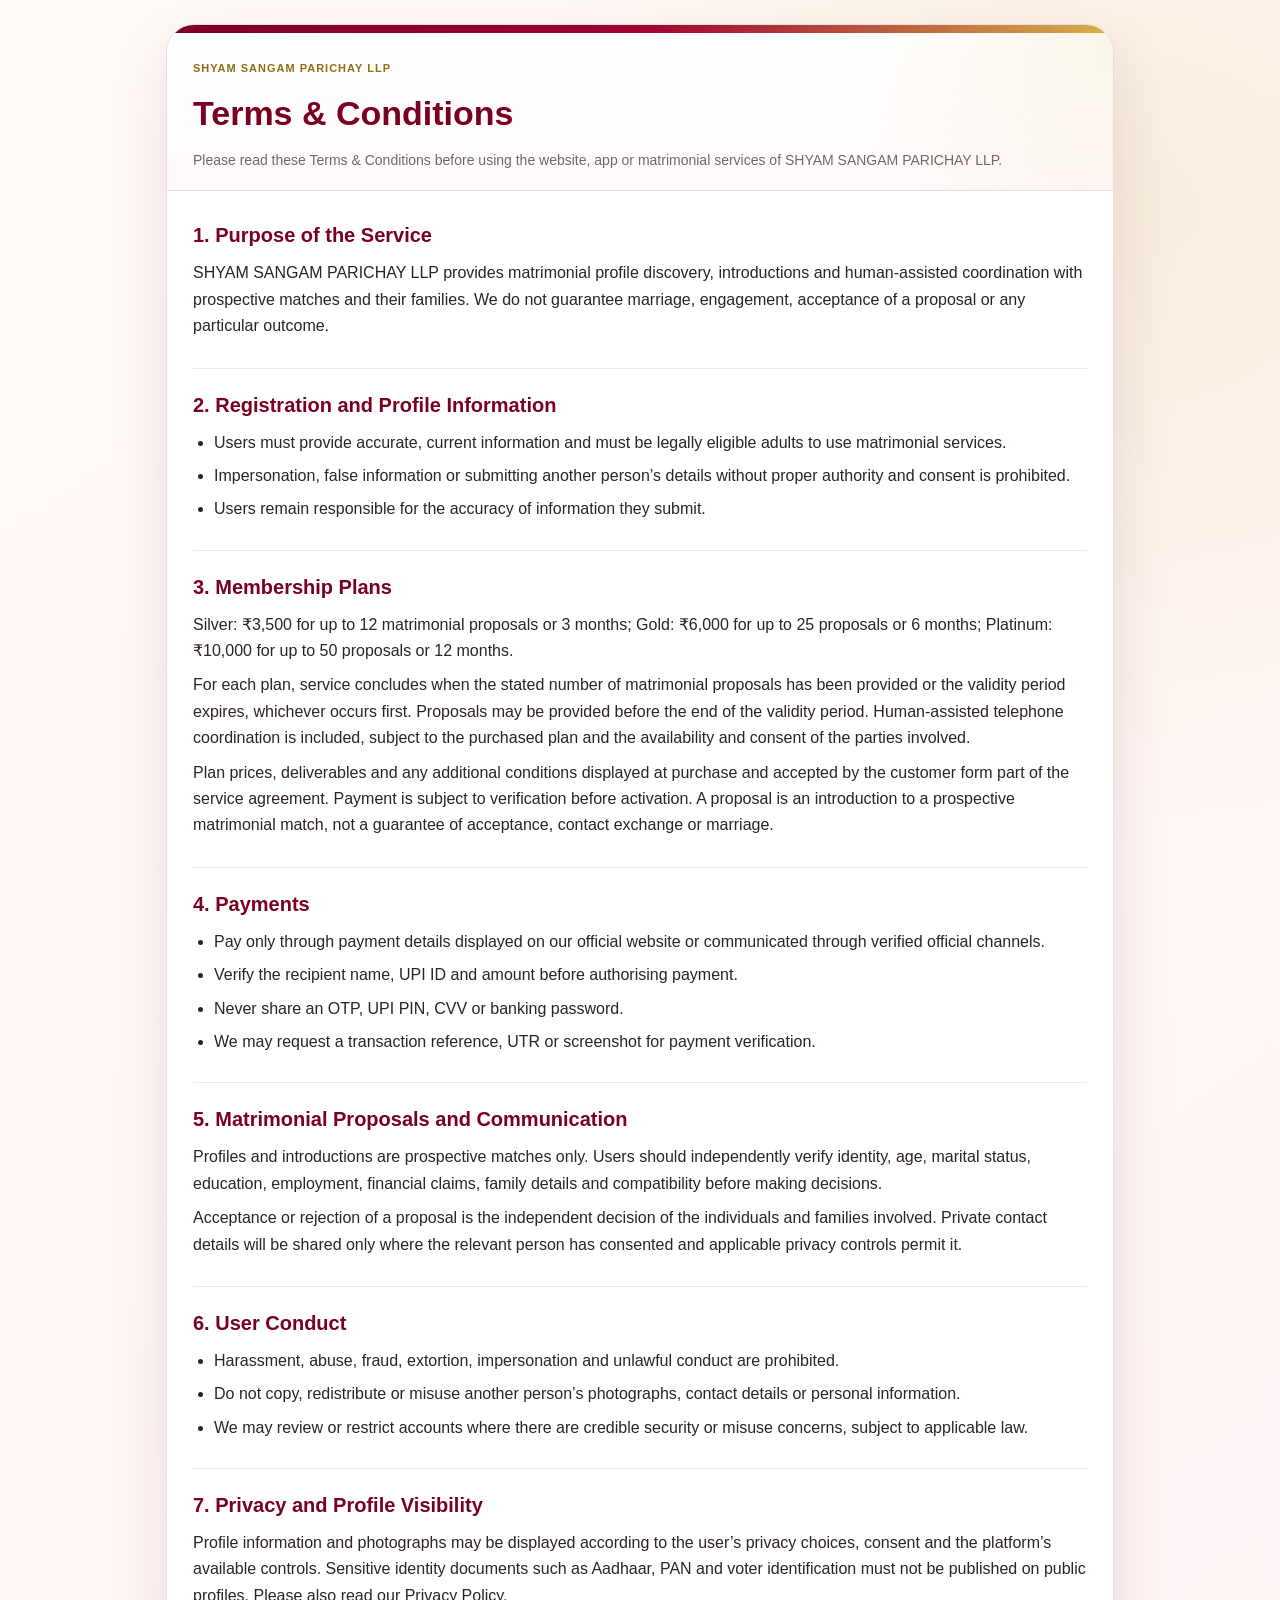
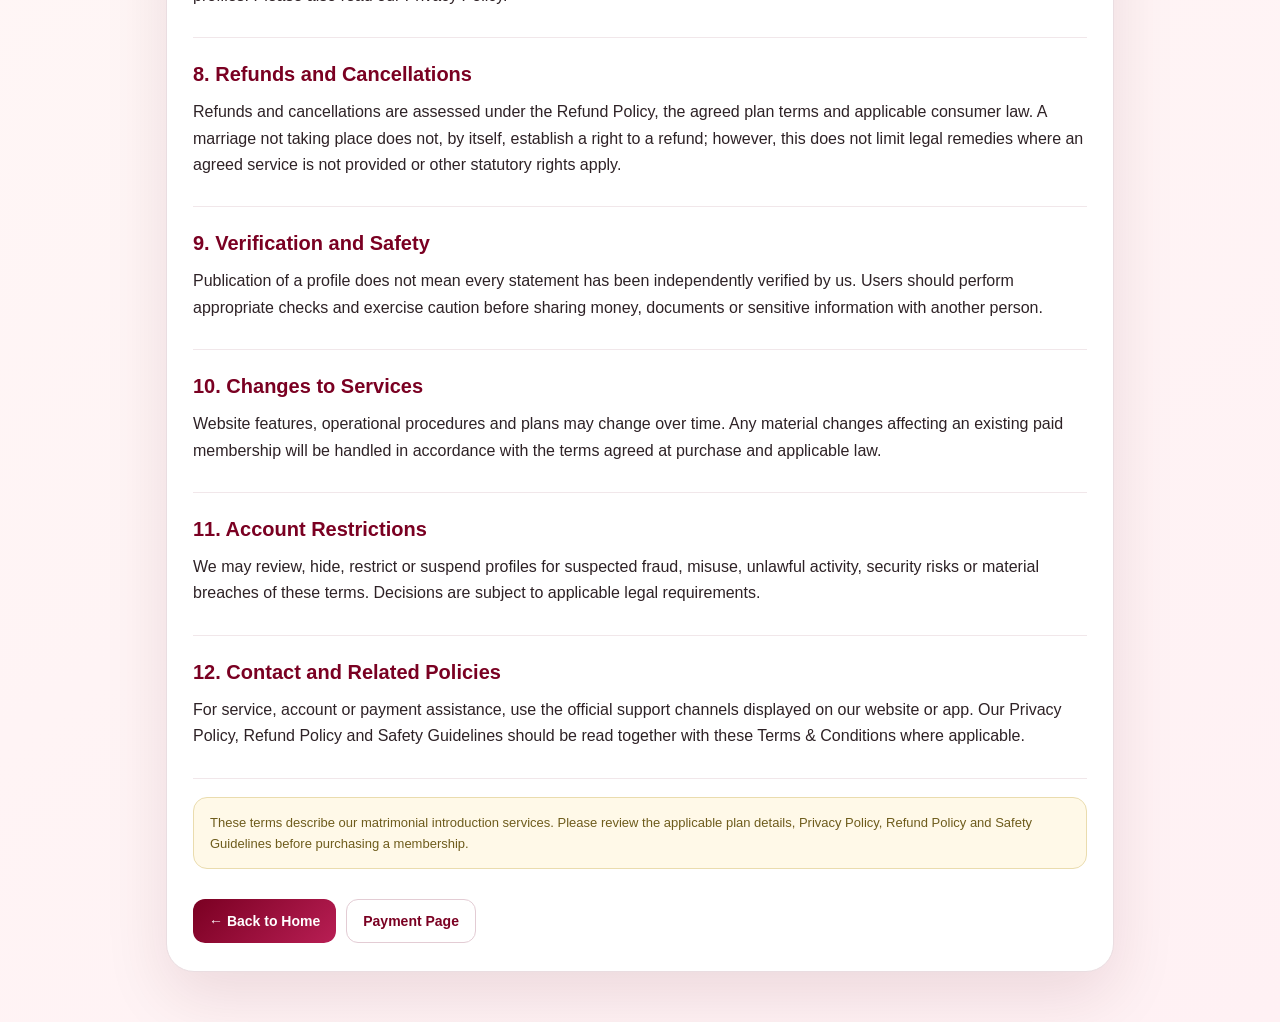
<file: terms.html>
<!doctype html>
<html lang="en">
<head>
  <meta charset="utf-8" />
  <meta name="viewport" content="width=device-width,initial-scale=1" />
  <title>Terms & Conditions | SHYAM SANGAM PARICHAY LLP</title>

  <style>
    :root{
      --wine:#7a0022;
      --wine2:#a00032;
      --gold:#d6b24b;
      --ink:#2e2226;
      --muted:#75656b;
      --line:#eadde1;
    }

    *{
      box-sizing:border-box;
    }

    body{
      margin:0;
      font-family:Arial,Helvetica,sans-serif;
      color:var(--ink);
      background:
        radial-gradient(circle at 90% 8%,rgba(214,178,75,.15),transparent 24%),
        linear-gradient(145deg,#fffaf7,#fff1f4);
      line-height:1.65;
    }

    .wrap{
      max-width:980px;
      margin:auto;
      padding:24px 16px 50px;
    }

    .card{
      background:#fff;
      border:1px solid var(--line);
      border-radius:28px;
      box-shadow:0 24px 65px rgba(80,0,28,.11);
      overflow:hidden;
    }

    .bar{
      height:8px;
      background:linear-gradient(
        90deg,
        var(--wine),
        var(--wine2),
        var(--gold)
      );
    }

    header{
      padding:26px 26px 18px;
      background:
        radial-gradient(
          circle at 100% 0%,
          rgba(214,178,75,.12),
          transparent 28%
        ),
        linear-gradient(180deg,#fff,#fffafb);
      border-bottom:1px solid var(--line);
    }

    .brand{
      color:#8c6e16;
      font-weight:900;
      letter-spacing:1px;
      font-size:11px;
      text-transform:uppercase;
    }

    h1{
      margin:8px 0 8px;
      color:var(--wine);
      font-size:34px;
    }

    .lead{
      margin:0;
      color:var(--muted);
      font-size:14px;
    }

    .content{
      padding:8px 26px 30px;
    }

    .section{
      padding:20px 0;
      border-bottom:1px solid #f1e7ea;
    }

    .section:last-child{
      border-bottom:0;
    }

    h2{
      margin:0 0 8px;
      color:var(--wine);
      font-size:20px;
    }

    p{
      margin:8px 0;
    }

    ul{
      margin:8px 0 0;
      padding-left:21px;
    }

    li{
      margin:7px 0;
    }

    .note{
      margin-top:18px;
      padding:14px 16px;
      border-radius:14px;
      background:#fff9e8;
      border:1px solid #eadcae;
      color:#6e5c1c;
      font-size:13px;
    }

    .actions{
      display:flex;
      gap:10px;
      flex-wrap:wrap;
      padding:0 26px 28px;
    }

    .btn{
      display:inline-flex;
      align-items:center;
      justify-content:center;
      min-height:44px;
      padding:0 16px;
      border-radius:12px;
      text-decoration:none;
      font-weight:800;
      font-size:14px;
    }

    .primary{
      background:linear-gradient(
        135deg,
        var(--wine),
        #b81e54
      );
      color:#fff;
    }

    .secondary{
      background:#fff;
      color:var(--wine);
      border:1px solid #e3ccd4;
    }

    @media(max-width:700px){
      .wrap{
        padding:0;
      }

      .card{
        border-radius:0;
        min-height:100vh;
      }

      header,
      .content{
        padding-left:18px;
        padding-right:18px;
      }

      h1{
        font-size:29px;
      }

      .actions{
        padding:0 18px 28px;
      }

      .btn{
        width:100%;
      }
    }
  </style>
</head>

<body>

  <main class="wrap">

    <article class="card">

      <div class="bar"></div>

      <header>

        <div class="brand">
          SHYAM SANGAM PARICHAY LLP
        </div>

        <h1>
          Terms & Conditions
        </h1>

        <p class="lead">Please read these Terms &amp; Conditions before using the website, app or matrimonial services of SHYAM SANGAM PARICHAY LLP.</p>

      </header>

      <div class="content">
        <section class="section">
          <h2>1. Purpose of the Service</h2>
          <p>SHYAM SANGAM PARICHAY LLP provides matrimonial profile discovery, introductions and human-assisted coordination with prospective matches and their families. We do not guarantee marriage, engagement, acceptance of a proposal or any particular outcome.</p>
        </section>

        <section class="section">
          <h2>2. Registration and Profile Information</h2>
          <ul><li>Users must provide accurate, current information and must be legally eligible adults to use matrimonial services.</li><li>Impersonation, false information or submitting another person’s details without proper authority and consent is prohibited.</li><li>Users remain responsible for the accuracy of information they submit.</li></ul>
        </section>

        <section class="section">
          <h2>3. Membership Plans</h2>
          <p>Silver: ₹3,500 for up to 12 matrimonial proposals or 3 months; Gold: ₹6,000 for up to 25 proposals or 6 months; Platinum: ₹10,000 for up to 50 proposals or 12 months.</p><p>For each plan, service concludes when the stated number of matrimonial proposals has been provided or the validity period expires, whichever occurs first. Proposals may be provided before the end of the validity period. Human-assisted telephone coordination is included, subject to the purchased plan and the availability and consent of the parties involved.</p><p>Plan prices, deliverables and any additional conditions displayed at purchase and accepted by the customer form part of the service agreement. Payment is subject to verification before activation. A proposal is an introduction to a prospective matrimonial match, not a guarantee of acceptance, contact exchange or marriage.</p>
        </section>

        <section class="section">
          <h2>4. Payments</h2>
          <ul><li>Pay only through payment details displayed on our official website or communicated through verified official channels.</li><li>Verify the recipient name, UPI ID and amount before authorising payment.</li><li>Never share an OTP, UPI PIN, CVV or banking password.</li><li>We may request a transaction reference, UTR or screenshot for payment verification.</li></ul>
        </section>

        <section class="section">
          <h2>5. Matrimonial Proposals and Communication</h2>
          <p>Profiles and introductions are prospective matches only. Users should independently verify identity, age, marital status, education, employment, financial claims, family details and compatibility before making decisions.</p><p>Acceptance or rejection of a proposal is the independent decision of the individuals and families involved. Private contact details will be shared only where the relevant person has consented and applicable privacy controls permit it.</p>
        </section>

        <section class="section">
          <h2>6. User Conduct</h2>
          <ul><li>Harassment, abuse, fraud, extortion, impersonation and unlawful conduct are prohibited.</li><li>Do not copy, redistribute or misuse another person’s photographs, contact details or personal information.</li><li>We may review or restrict accounts where there are credible security or misuse concerns, subject to applicable law.</li></ul>
        </section>

        <section class="section">
          <h2>7. Privacy and Profile Visibility</h2>
          <p>Profile information and photographs may be displayed according to the user’s privacy choices, consent and the platform’s available controls. Sensitive identity documents such as Aadhaar, PAN and voter identification must not be published on public profiles. Please also read our Privacy Policy.</p>
        </section>

        <section class="section">
          <h2>8. Refunds and Cancellations</h2>
          <p>Refunds and cancellations are assessed under the Refund Policy, the agreed plan terms and applicable consumer law. A marriage not taking place does not, by itself, establish a right to a refund; however, this does not limit legal remedies where an agreed service is not provided or other statutory rights apply.</p>
        </section>

        <section class="section">
          <h2>9. Verification and Safety</h2>
          <p>Publication of a profile does not mean every statement has been independently verified by us. Users should perform appropriate checks and exercise caution before sharing money, documents or sensitive information with another person.</p>
        </section>

        <section class="section">
          <h2>10. Changes to Services</h2>
          <p>Website features, operational procedures and plans may change over time. Any material changes affecting an existing paid membership will be handled in accordance with the terms agreed at purchase and applicable law.</p>
        </section>

        <section class="section">
          <h2>11. Account Restrictions</h2>
          <p>We may review, hide, restrict or suspend profiles for suspected fraud, misuse, unlawful activity, security risks or material breaches of these terms. Decisions are subject to applicable legal requirements.</p>
        </section>

        <section class="section">
          <h2>12. Contact and Related Policies</h2>
          <p>For service, account or payment assistance, use the official support channels displayed on our website or app. Our Privacy Policy, Refund Policy and Safety Guidelines should be read together with these Terms &amp; Conditions where applicable.</p>
        </section>

        <div class="note">These terms describe our matrimonial introduction services. Please review the applicable plan details, Privacy Policy, Refund Policy and Safety Guidelines before purchasing a membership.</div>
      </div>


      <div class="actions">

        <a
          class="btn primary"
          href="index.html"
        >
          ← Back to Home
        </a>

        <a
          class="btn secondary"
          href="payment.html"
        >
          Payment Page
        </a>

      </div>

    </article>

  </main>

</body>
</html>
</file>
